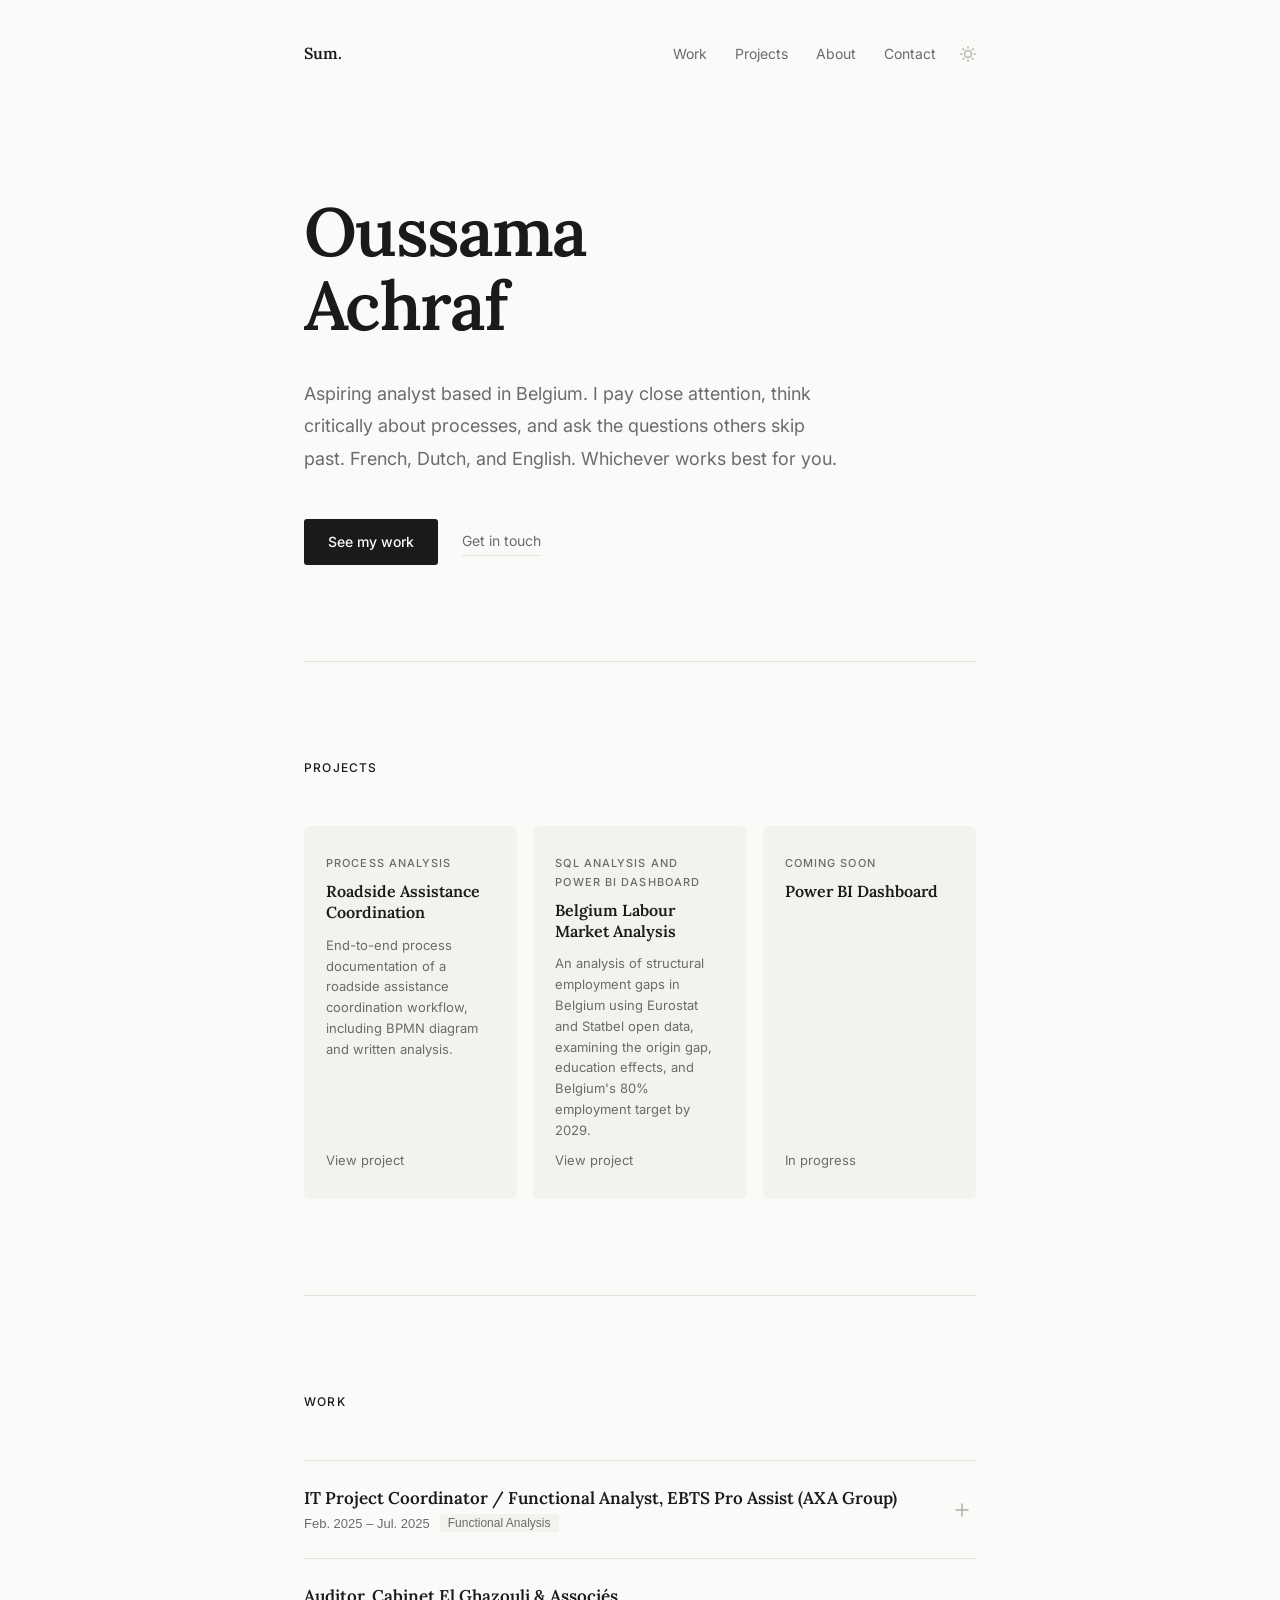
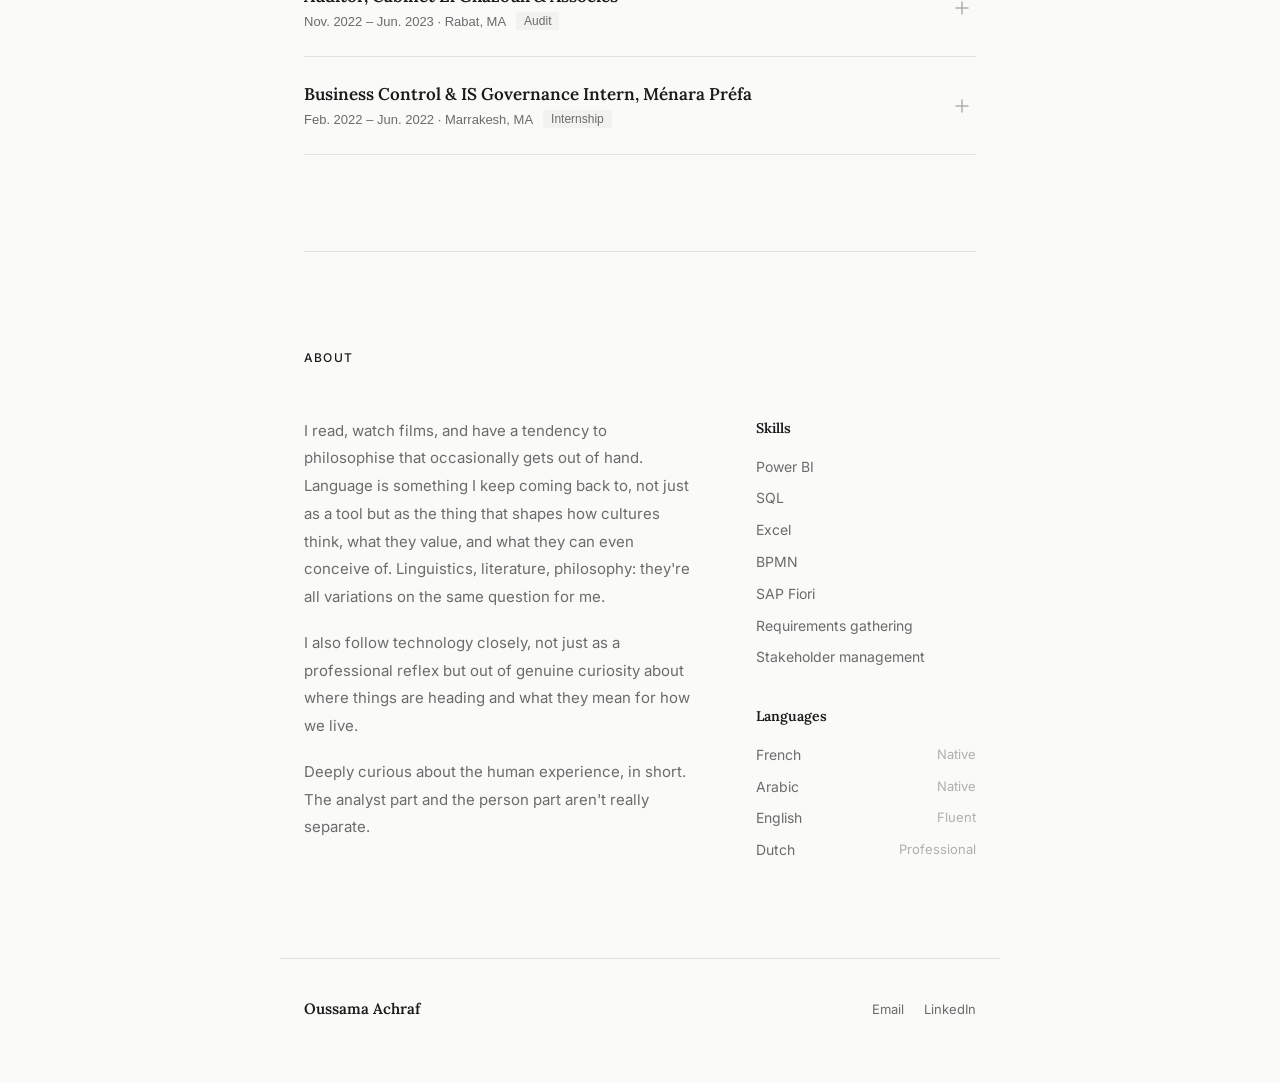
<file: index.html>
<!DOCTYPE html>
<html lang="en">
<head>
  <meta charset="UTF-8">
  <meta name="viewport" content="width=device-width, initial-scale=1.0">
  <title>Oussama Achraf</title>
  <link rel="icon" href="./favicon.svg" type="image/svg+xml">
  <link rel="preconnect" href="https://fonts.googleapis.com">
  <link rel="preconnect" href="https://fonts.gstatic.com" crossorigin>
  <link href="https://fonts.googleapis.com/css2?family=Lora:ital,wght@0,400;0,600;1,400&family=Inter:wght@300;400;500&display=swap" rel="stylesheet">

  <style>
    *, *::before, *::after {
      box-sizing: border-box;
      margin: 0;
      padding: 0;
    }

    :root {
      --bg:       #fafaf8;
      --text:     #1a1a1a;
      --muted:    #6b6b6b;
      --faint:    #b0b0a8;
      --border:   #e2e2dc;
      --surface:  #f2f2ee;
      --serif:    'Lora', Georgia, serif;
      --sans:     'Inter', system-ui, sans-serif;
    }

    body.dark {
      --bg:       #1e1e1e;
      --text:     #e8e8e3;
      --muted:    #8a8a82;
      --faint:    #4e4e49;
      --border:   #2d2d2a;
      --surface:  #252522;
    }

    html {
      font-size: 16px;
      scroll-behavior: smooth;
    }

    body {
      background: var(--bg);
      color: var(--text);
      font-family: var(--sans);
      font-weight: 400;
      line-height: 1.7;
      -webkit-font-smoothing: antialiased;
      transition: background 0.2s ease, color 0.2s ease;
    }

    /* ─── NAV ─────────────────────────────────────────── */

    nav {
      max-width: 720px;
      margin: 0 auto;
      padding: 40px 24px 0;
      display: flex;
      justify-content: space-between;
      align-items: baseline;
    }

    .nav-name {
      font-family: var(--serif);
      font-size: 1rem;
      font-weight: 600;
      color: var(--text);
      text-decoration: none;
    }

    .nav-links {
      list-style: none;
      display: flex;
      gap: 28px;
    }

    .nav-links a {
      font-size: 0.875rem;
      color: var(--muted);
      text-decoration: none;
      transition: color 0.2s;
    }

    .nav-links a:hover { color: var(--text); }

    .nav-right {
      display: flex;
      align-items: center;
      gap: 24px;
    }

    .theme-toggle {
      background: none;
      border: none;
      cursor: pointer;
      color: var(--faint);
      display: grid;
      place-items: center;
      padding: 0;
      transition: color 0.2s;
      line-height: 1;
    }

    .theme-toggle:hover { color: var(--text); }

    .theme-toggle .icon-sun  { display: block; }
    .theme-toggle .icon-moon { display: none; }

    body.dark .theme-toggle .icon-sun  { display: none; }
    body.dark .theme-toggle .icon-moon { display: block; }

    /* ─── LAYOUT ──────────────────────────────────────── */

    main {
      max-width: 720px;
      margin: 0 auto;
      padding: 0 24px;
    }

    section {
      padding: 96px 0;
      border-top: 1px solid var(--border);
    }

    #home {
      border-top: none;
      padding-top: 128px;
    }

    .section-label {
      font-size: 0.75rem;
      font-weight: 500;
      letter-spacing: 0.1em;
      text-transform: uppercase;
      color: var(--text);
      margin-bottom: 48px;
    }

    /* ─── HERO ────────────────────────────────────────── */

    .hero-name {
      font-family: var(--serif);
      font-size: clamp(2.75rem, 7vw, 4.25rem);
      font-weight: 600;
      line-height: 1.08;
      letter-spacing: -0.025em;
      margin-bottom: 36px;
    }

    .hero-bio {
      font-size: 1.125rem;
      line-height: 1.8;
      color: var(--muted);
      max-width: 540px;
    }

    .hero-bio em {
      color: var(--text);
      font-style: italic;
      font-family: var(--serif);
    }

    .hero-cta {
      margin-top: 44px;
      display: flex;
      gap: 24px;
      align-items: center;
    }

    .btn-primary {
      font-size: 0.875rem;
      font-weight: 500;
      color: var(--bg);
      background: var(--text);
      padding: 11px 24px;
      border-radius: 3px;
      text-decoration: none;
      transition: opacity 0.2s;
    }

    .btn-primary:hover { opacity: 0.75; }

    .btn-ghost {
      font-size: 0.875rem;
      color: var(--muted);
      text-decoration: none;
      border-bottom: 1px solid var(--border);
      padding-bottom: 2px;
      transition: color 0.2s, border-color 0.2s;
    }

    .btn-ghost:hover {
      color: var(--text);
      border-color: var(--text);
    }

    /* ─── WORK ────────────────────────────────────────── */

    .work-list { list-style: none; }

    .work-item { border-top: 1px solid var(--border); }

    .work-item:last-child { border-bottom: 1px solid var(--border); }

    .work-toggle {
      width: 100%;
      background: none;
      border: none;
      padding: 26px 0;
      display: grid;
      grid-template-columns: 1fr 28px;
      align-items: center;
      gap: 16px;
      cursor: pointer;
      text-align: left;
    }

    .work-toggle:focus-visible { outline: 2px solid var(--text); outline-offset: 4px; }

    .work-title {
      font-family: var(--serif);
      font-size: 1.0625rem;
      font-weight: 600;
      color: var(--text);
      display: block;
      line-height: 1.3;
      margin-bottom: 5px;
    }

    .work-sub {
      font-size: 0.8125rem;
      color: var(--muted);
      display: flex;
      gap: 10px;
      align-items: center;
    }

    .work-tag {
      background: var(--surface);
      padding: 2px 8px;
      border-radius: 2px;
      font-size: 0.75rem;
      color: var(--muted);
    }

    .work-icon {
      display: grid;
      place-items: center;
      color: var(--faint);
      transition: transform 0.3s ease, color 0.2s;
    }

    .work-item.open .work-icon {
      transform: rotate(45deg);
      color: var(--text);
    }

    .work-body {
      overflow: hidden;
      max-height: 0;
      transition: max-height 0.4s ease;
    }

    .work-body-inner {
      padding-bottom: 32px;
      max-width: 560px;
    }

    .work-body-inner p {
      font-size: 0.9375rem;
      color: var(--muted);
      line-height: 1.8;
      margin-bottom: 18px;
    }

    .work-highlights {
      list-style: none;
      display: flex;
      flex-direction: column;
      gap: 9px;
    }

    .work-highlights li {
      font-size: 0.875rem;
      color: var(--muted);
      padding-left: 18px;
      position: relative;
      line-height: 1.6;
    }

    .work-highlights li::before {
      content: "—";
      position: absolute;
      left: 0;
      color: var(--border);
    }

    /* ─── PROJECTS ────────────────────────────────────── */

    .projects-grid {
      display: grid;
      grid-template-columns: repeat(auto-fill, minmax(200px, 1fr));
      gap: 16px;
    }

    .project-card {
      background: var(--surface);
      border-radius: 6px;
      padding: 28px 22px;
      display: flex;
      flex-direction: column;
      gap: 8px;
      min-height: 150px;
    }

    a.project-card {
      text-decoration: none;
      transition: opacity 0.2s;
    }

    a.project-card:hover { opacity: 0.75; }

    .project-desc {
      font-size: 0.8125rem;
      color: var(--muted);
      line-height: 1.6;
      margin-top: 4px;
    }

    .project-label {
      font-size: 0.6875rem;
      letter-spacing: 0.1em;
      text-transform: uppercase;
      color: var(--muted);
      font-weight: 500;
    }

    .project-title {
      font-family: var(--serif);
      font-size: 1rem;
      color: var(--text);
      font-weight: 600;
      line-height: 1.3;
    }

    .project-status {
      margin-top: auto;
      font-size: 0.8125rem;
      color: var(--muted);
    }

    /* ─── ABOUT ───────────────────────────────────────── */

    .about-grid {
      display: grid;
      grid-template-columns: 1fr 220px;
      gap: 64px;
      align-items: start;
    }

    .about-bio p {
      font-size: 0.9375rem;
      color: var(--muted);
      line-height: 1.85;
      margin-bottom: 18px;
    }

    .about-bio p:last-child { margin-bottom: 0; }

    .about-sidebar-block { margin-bottom: 36px; }

    .about-sidebar-block:last-child { margin-bottom: 0; }

    .sidebar-heading {
      font-family: var(--serif);
      font-size: 0.875rem;
      font-weight: 600;
      color: var(--text);
      margin-bottom: 14px;
    }

    .skill-list, .lang-list {
      list-style: none;
      display: flex;
      flex-direction: column;
      gap: 8px;
    }

    .skill-list li {
      font-size: 0.875rem;
      color: var(--muted);
    }

    .lang-list li {
      font-size: 0.875rem;
      color: var(--muted);
      display: flex;
      justify-content: space-between;
    }

    .lang-list li span {
      color: var(--faint);
      font-size: 0.8125rem;
    }

    /* ─── FOOTER ──────────────────────────────────────── */

    footer {
      max-width: 720px;
      margin: 0 auto;
      padding: 36px 24px 60px;
      border-top: 1px solid var(--border);
      display: flex;
      justify-content: space-between;
      align-items: center;
    }

    .footer-name {
      font-family: var(--serif);
      font-size: 0.9375rem;
      font-weight: 600;
      color: var(--text);
    }

    .footer-links {
      list-style: none;
      display: flex;
      gap: 20px;
    }

    .footer-links a {
      font-size: 0.8125rem;
      color: var(--muted);
      text-decoration: none;
      transition: color 0.2s;
    }

    .footer-links a:hover { color: var(--text); }

    /* ─── RESPONSIVE ──────────────────────────────────── */

    @media (max-width: 640px) {
      nav {
        flex-direction: column;
        gap: 18px;
      }

      #home { padding-top: 80px; }

      .hero-cta {
        flex-direction: column;
        align-items: flex-start;
        gap: 16px;
      }

      .about-grid {
        grid-template-columns: 1fr;
        gap: 40px;
      }

      .projects-grid {
        grid-template-columns: 1fr;
      }

      footer {
        flex-direction: column;
        align-items: flex-start;
        gap: 20px;
      }
    }
  </style>
</head>
<body>

  <nav>
    <a href="#home" class="nav-name">Sum.</a>
    <div class="nav-right">
      <ul class="nav-links">
        <li><a href="#work">Work</a></li>
        <li><a href="#projects">Projects</a></li>
        <li><a href="#about">About</a></li>
        <li><a href="mailto:achraafoussama@gmail.com">Contact</a></li>
      </ul>
      <button class="theme-toggle" aria-label="Toggle theme">
        <svg class="icon-sun" width="16" height="16" viewBox="0 0 24 24" fill="none" stroke="currentColor" stroke-width="2" stroke-linecap="round" stroke-linejoin="round">
          <circle cx="12" cy="12" r="5"/><line x1="12" y1="1" x2="12" y2="3"/><line x1="12" y1="21" x2="12" y2="23"/>
          <line x1="4.22" y1="4.22" x2="5.64" y2="5.64"/><line x1="18.36" y1="18.36" x2="19.78" y2="19.78"/>
          <line x1="1" y1="12" x2="3" y2="12"/><line x1="21" y1="12" x2="23" y2="12"/>
          <line x1="4.22" y1="19.78" x2="5.64" y2="18.36"/><line x1="18.36" y1="5.64" x2="19.78" y2="4.22"/>
        </svg>
        <svg class="icon-moon" width="16" height="16" viewBox="0 0 24 24" fill="none" stroke="currentColor" stroke-width="2" stroke-linecap="round" stroke-linejoin="round">
          <path d="M21 12.79A9 9 0 1 1 11.21 3 7 7 0 0 0 21 12.79z"/>
        </svg>
      </button>
    </div>
  </nav>

  <main>

    <!-- HERO -->
    <section id="home">
      <h1 class="hero-name">Oussama<br>Achraf</h1>
      <p class="hero-bio">Aspiring analyst based in Belgium. I pay close attention, think critically about processes, and ask the questions others skip past. French, Dutch, and English. Whichever works best for you.</p>
      <div class="hero-cta">
        <a href="#work" class="btn-primary">See my work</a>
        <a href="mailto:achraafoussama@gmail.com" class="btn-ghost">Get in touch</a>
      </div>
    </section>

    <!-- PROJECTS -->
    <section id="projects">
      <p class="section-label">Projects</p>
      <div class="projects-grid">
        <a href="process-analysis-ebts.html" class="project-card">
          <span class="project-label">Process Analysis</span>
          <span class="project-title">Roadside Assistance Coordination</span>
          <p class="project-desc">End-to-end process documentation of a roadside assistance coordination workflow, including BPMN diagram and written analysis.</p>
          <span class="project-status">View project</span>
        </a>
        <a href="labour-market-analysis.html" class="project-card">
          <span class="project-label">SQL analysis and Power BI dashboard</span>
          <span class="project-title">Belgium Labour Market Analysis</span>
          <p class="project-desc">An analysis of structural employment gaps in Belgium using Eurostat and Statbel open data, examining the origin gap, education effects, and Belgium's 80% employment target by 2029.</p>
          <span class="project-status">View project</span>
        </a>
        <div class="project-card">
          <span class="project-label">Coming soon</span>
          <span class="project-title">Power BI Dashboard</span>
          <span class="project-status">In progress</span>
        </div>
      </div>
    </section>

    <!-- WORK -->
    <section id="work">
      <p class="section-label">Work</p>
      <ul class="work-list">

        <li class="work-item">
          <button class="work-toggle" aria-expanded="false">
            <div>
              <span class="work-title">IT Project Coordinator / Functional Analyst, EBTS Pro Assist (AXA Group)</span>
              <div class="work-sub">
                <span>Feb. 2025 – Jul. 2025</span>
                <span class="work-tag">Functional Analysis</span>
              </div>
            </div>
            <span class="work-icon" aria-hidden="true">
              <svg width="14" height="14" viewBox="0 0 14 14" fill="none">
                <line x1="7" y1="1" x2="7" y2="13" stroke="currentColor" stroke-width="1.5" stroke-linecap="round"/>
                <line x1="1" y1="7" x2="13" y2="7" stroke="currentColor" stroke-width="1.5" stroke-linecap="round"/>
              </svg>
            </span>
          </button>
          <div class="work-body">
            <div class="work-body-inner">
              <ul class="work-highlights">
                <li>Temporarily assigned to lead a reporting transition project for a key enterprise client (Goodyear), driving the migration from Excel-based reporting to Power BI dashboards.</li>
                <li>Gathered and structured business requirements across stakeholder groups, assessed feasibility, and translated client needs into actionable specifications for the development team.</li>
                <li>Proposed dashboard designs and KPIs based on firsthand operational knowledge of breakdown assistance workflows; proposals were validated and implemented.</li>
                <li>Coordinated ad hoc and recurring stakeholder meetings, ensuring alignment between business expectations and technical delivery throughout the project lifecycle.</li>
              </ul>
            </div>
          </div>
        </li>

        <li class="work-item">
          <button class="work-toggle" aria-expanded="false">
            <div>
              <span class="work-title">Auditor, Cabinet El Ghazouli &amp; Associés</span>
              <div class="work-sub">
                <span>Nov. 2022 – Jun. 2023 · Rabat, MA</span>
                <span class="work-tag">Audit</span>
              </div>
            </div>
            <span class="work-icon" aria-hidden="true">
              <svg width="14" height="14" viewBox="0 0 14 14" fill="none">
                <line x1="7" y1="1" x2="7" y2="13" stroke="currentColor" stroke-width="1.5" stroke-linecap="round"/>
                <line x1="1" y1="7" x2="13" y2="7" stroke="currentColor" stroke-width="1.5" stroke-linecap="round"/>
              </svg>
            </span>
          </button>
          <div class="work-body">
            <div class="work-body-inner">
              <ul class="work-highlights">
                <li>Conducted financial and operational audits for clients across construction, industry, and non-profit sectors.</li>
                <li>Used Excel pivot tables and financial analysis techniques to evaluate financial statements and assess compliance with internal procedures, developing a structured analytical approach to process documentation and gap identification.</li>
              </ul>
            </div>
          </div>
        </li>

        <li class="work-item">
          <button class="work-toggle" aria-expanded="false">
            <div>
              <span class="work-title">Business Control &amp; IS Governance Intern, Ménara Préfa</span>
              <div class="work-sub">
                <span>Feb. 2022 – Jun. 2022 · Marrakesh, MA</span>
                <span class="work-tag">Internship</span>
              </div>
            </div>
            <span class="work-icon" aria-hidden="true">
              <svg width="14" height="14" viewBox="0 0 14 14" fill="none">
                <line x1="7" y1="1" x2="7" y2="13" stroke="currentColor" stroke-width="1.5" stroke-linecap="round"/>
                <line x1="1" y1="7" x2="13" y2="7" stroke="currentColor" stroke-width="1.5" stroke-linecap="round"/>
              </svg>
            </span>
          </button>
          <div class="work-body">
            <div class="work-body-inner">
              <ul class="work-highlights">
                <li>Conducted an exploratory study on IS governance and its contribution to management control performance, evaluating strategic alignment between information systems and business objectives through qualitative interviews with senior staff.</li>
              </ul>
            </div>
          </div>
        </li>

      </ul>
    </section>

    <!-- ABOUT -->
    <section id="about">
      <p class="section-label">About</p>
      <div class="about-grid">

        <div class="about-bio">
          <p>I read, watch films, and have a tendency to philosophise that occasionally gets out of hand. Language is something I keep coming back to, not just as a tool but as the thing that shapes how cultures think, what they value, and what they can even conceive of. Linguistics, literature, philosophy: they're all variations on the same question for me.</p>
          <p>I also follow technology closely, not just as a professional reflex but out of genuine curiosity about where things are heading and what they mean for how we live.</p>
          <p>Deeply curious about the human experience, in short. The analyst part and the person part aren't really separate.</p>
        </div>

        <div class="about-sidebar">
          <div class="about-sidebar-block">
            <p class="sidebar-heading">Skills</p>
            <ul class="skill-list">
              <li>Power BI</li>
              <li>SQL</li>
              <li>Excel</li>
              <li>BPMN</li>
              <li>SAP Fiori</li>
              <li>Requirements gathering</li>
              <li>Stakeholder management</li>
            </ul>
          </div>
          <div class="about-sidebar-block">
            <p class="sidebar-heading">Languages</p>
            <ul class="lang-list">
              <li>French <span>Native</span></li>
              <li>Arabic <span>Native</span></li>
              <li>English <span>Fluent</span></li>
              <li>Dutch <span>Professional</span></li>
            </ul>
          </div>
        </div>

      </div>
    </section>

  </main>

  <footer>
    <span class="footer-name">Oussama Achraf</span>
    <ul class="footer-links">
      <li><a href="mailto:achraafoussama@gmail.com">Email</a></li>
      <li><a href="https://www.linkedin.com/in/oussama-achraf/" target="_blank" rel="noopener noreferrer">LinkedIn</a></li>
    </ul>
  </footer>

  <script>
    // ── Theme toggle ──────────────────────────────────────
    const body = document.body;
    const themeBtn = document.querySelector('.theme-toggle');

    if (localStorage.getItem('theme') === 'dark') {
      body.classList.add('dark');
    }

    themeBtn.addEventListener('click', () => {
      body.classList.toggle('dark');
      localStorage.setItem('theme', body.classList.contains('dark') ? 'dark' : 'light');
    });

    // ── Work accordion ────────────────────────────────────
    const items = document.querySelectorAll('.work-item');

    items.forEach(item => {
      const btn = item.querySelector('.work-toggle');
      const body = item.querySelector('.work-body');
      const inner = item.querySelector('.work-body-inner');

      btn.addEventListener('click', () => {
        const isOpen = item.classList.contains('open');

        // close all
        items.forEach(i => {
          i.classList.remove('open');
          i.querySelector('.work-toggle').setAttribute('aria-expanded', 'false');
          i.querySelector('.work-body').style.maxHeight = '0';
        });

        // open clicked if it was closed
        if (!isOpen) {
          item.classList.add('open');
          btn.setAttribute('aria-expanded', 'true');
          body.style.maxHeight = inner.offsetHeight + 'px';
        }
      });
    });
  </script>

</body>
</html>
</file>
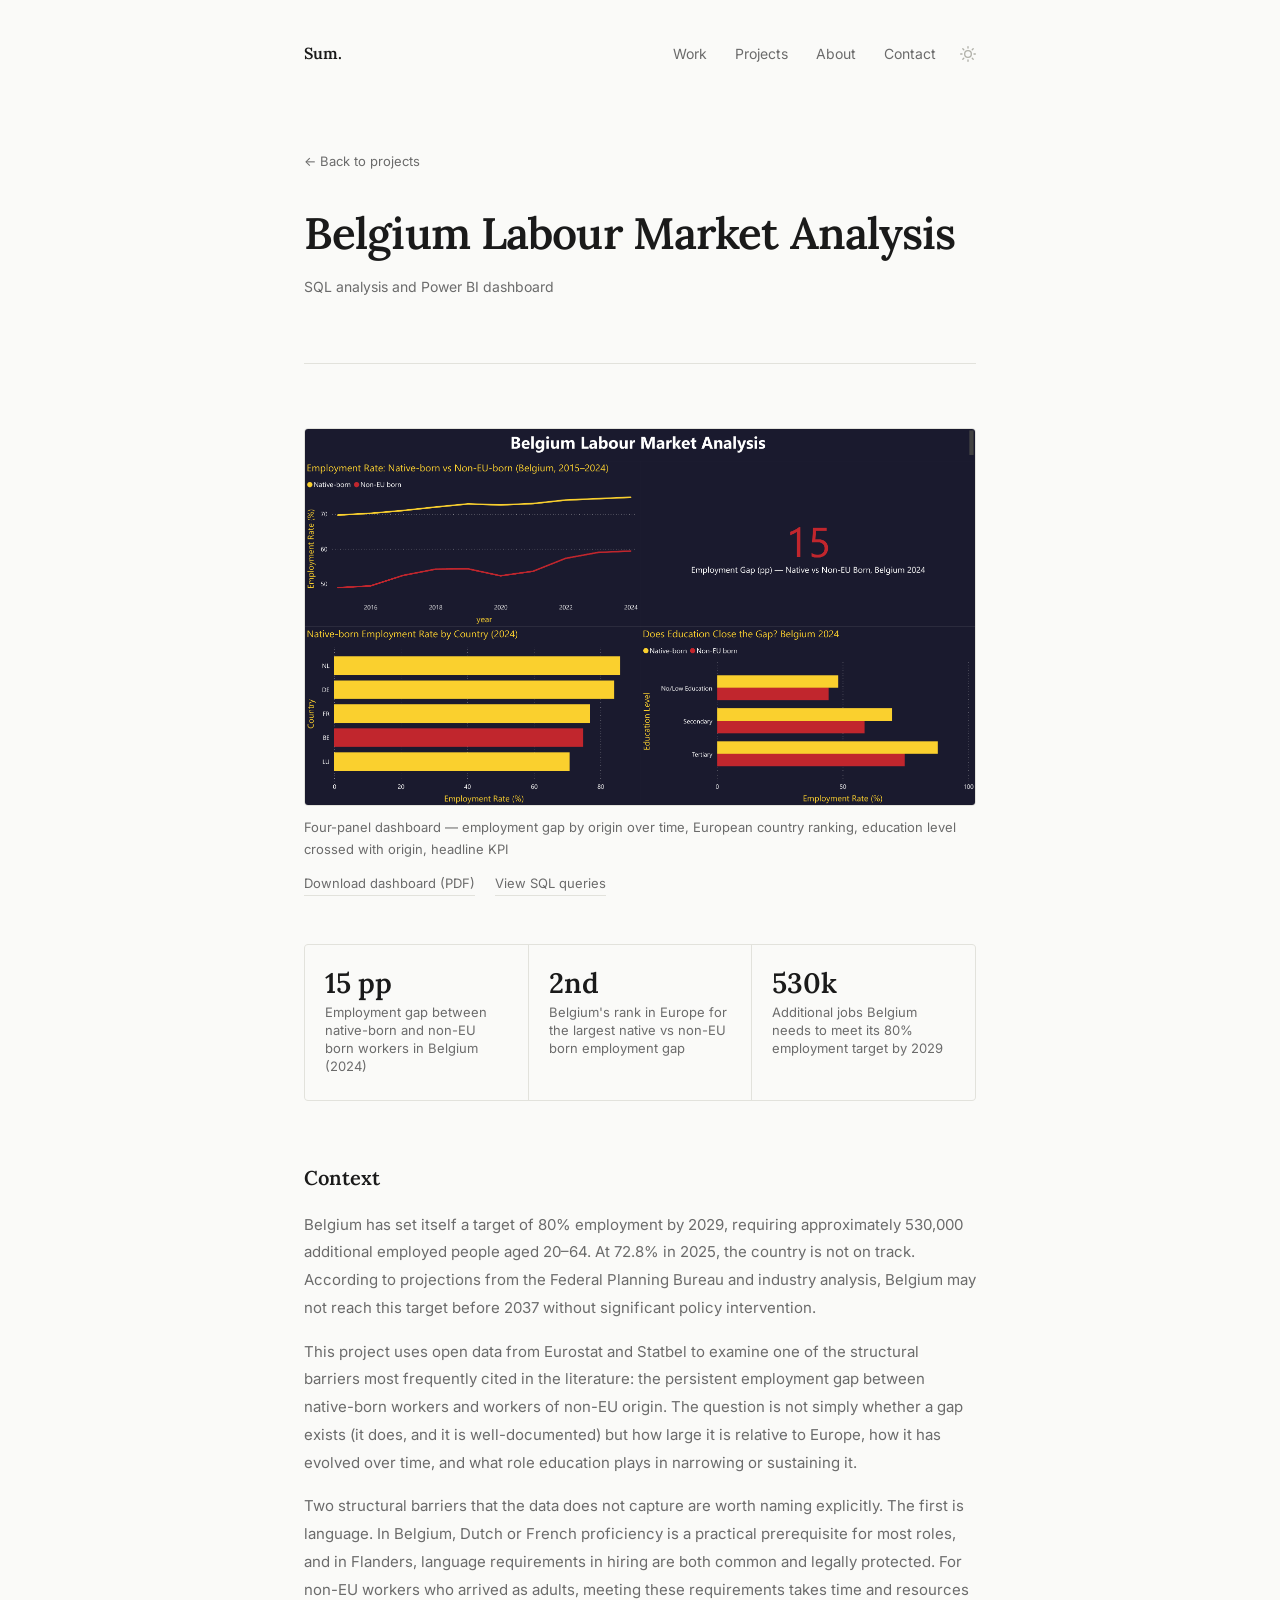
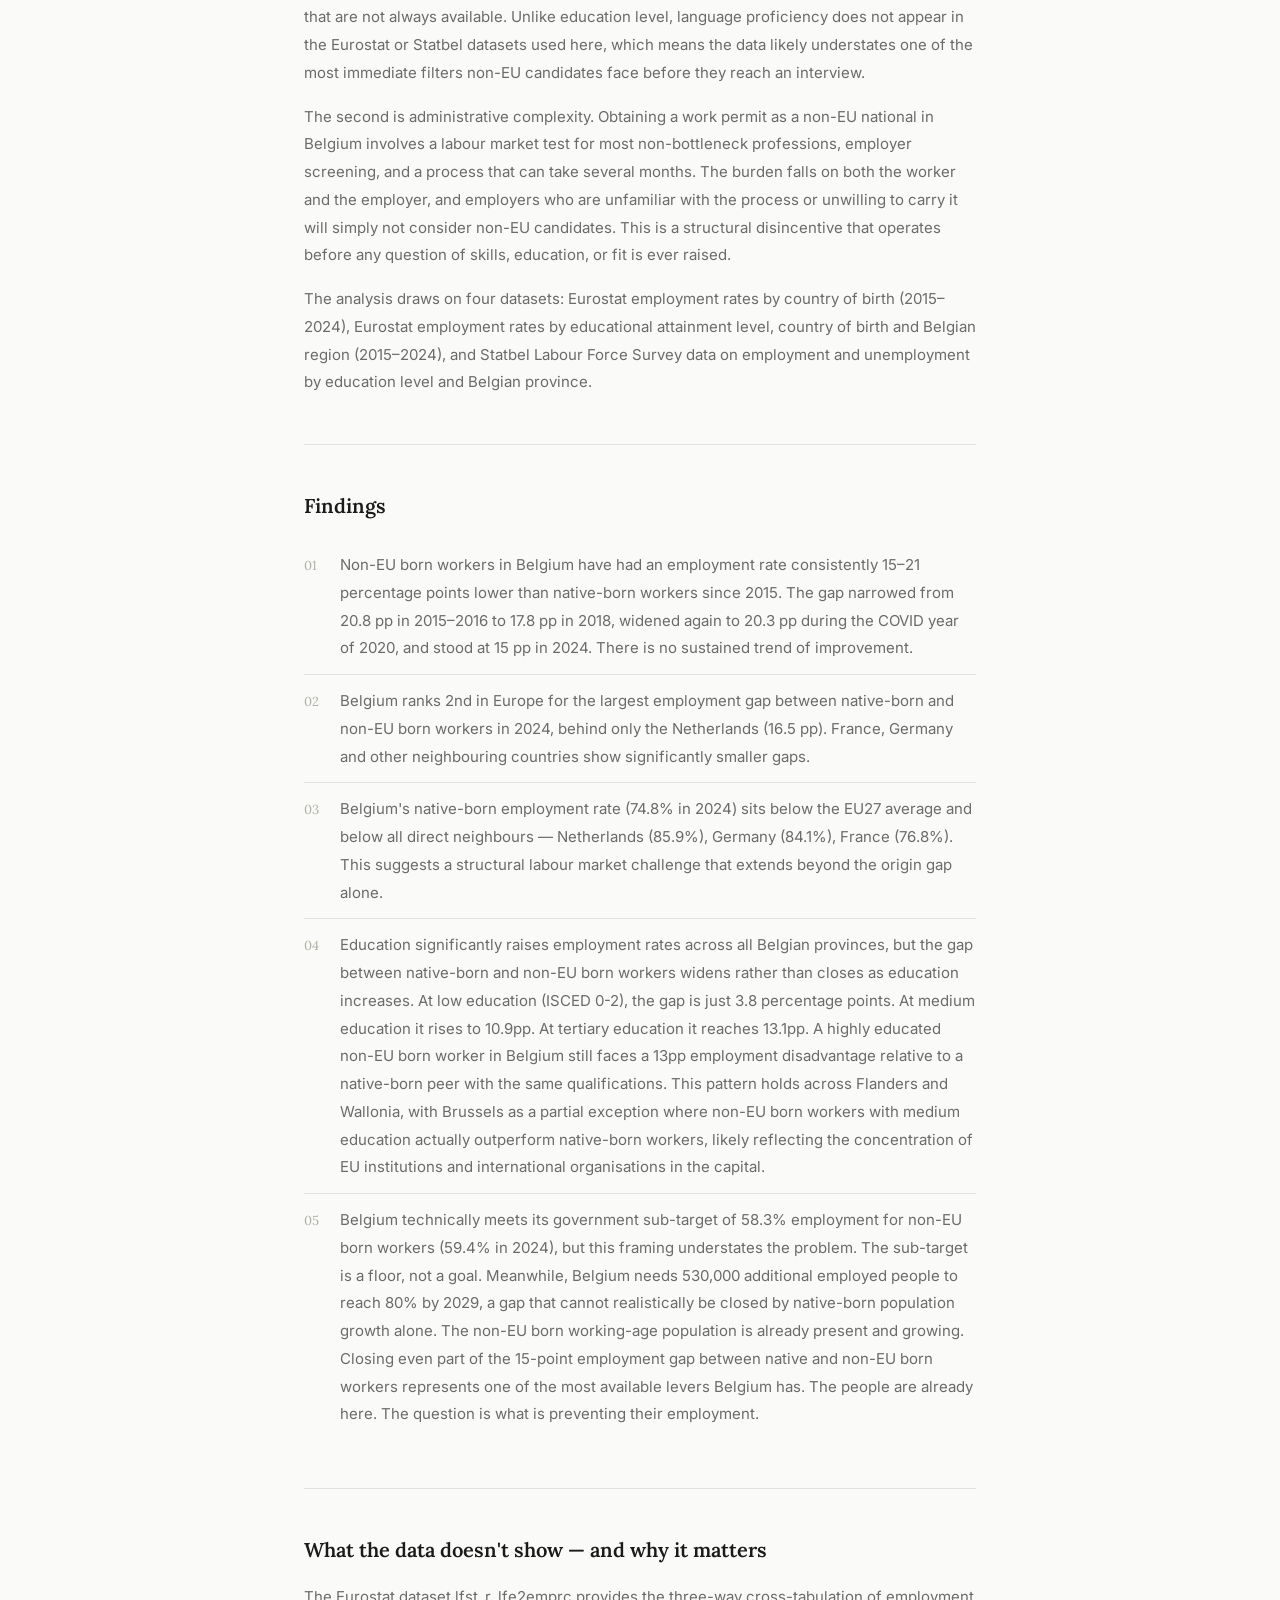
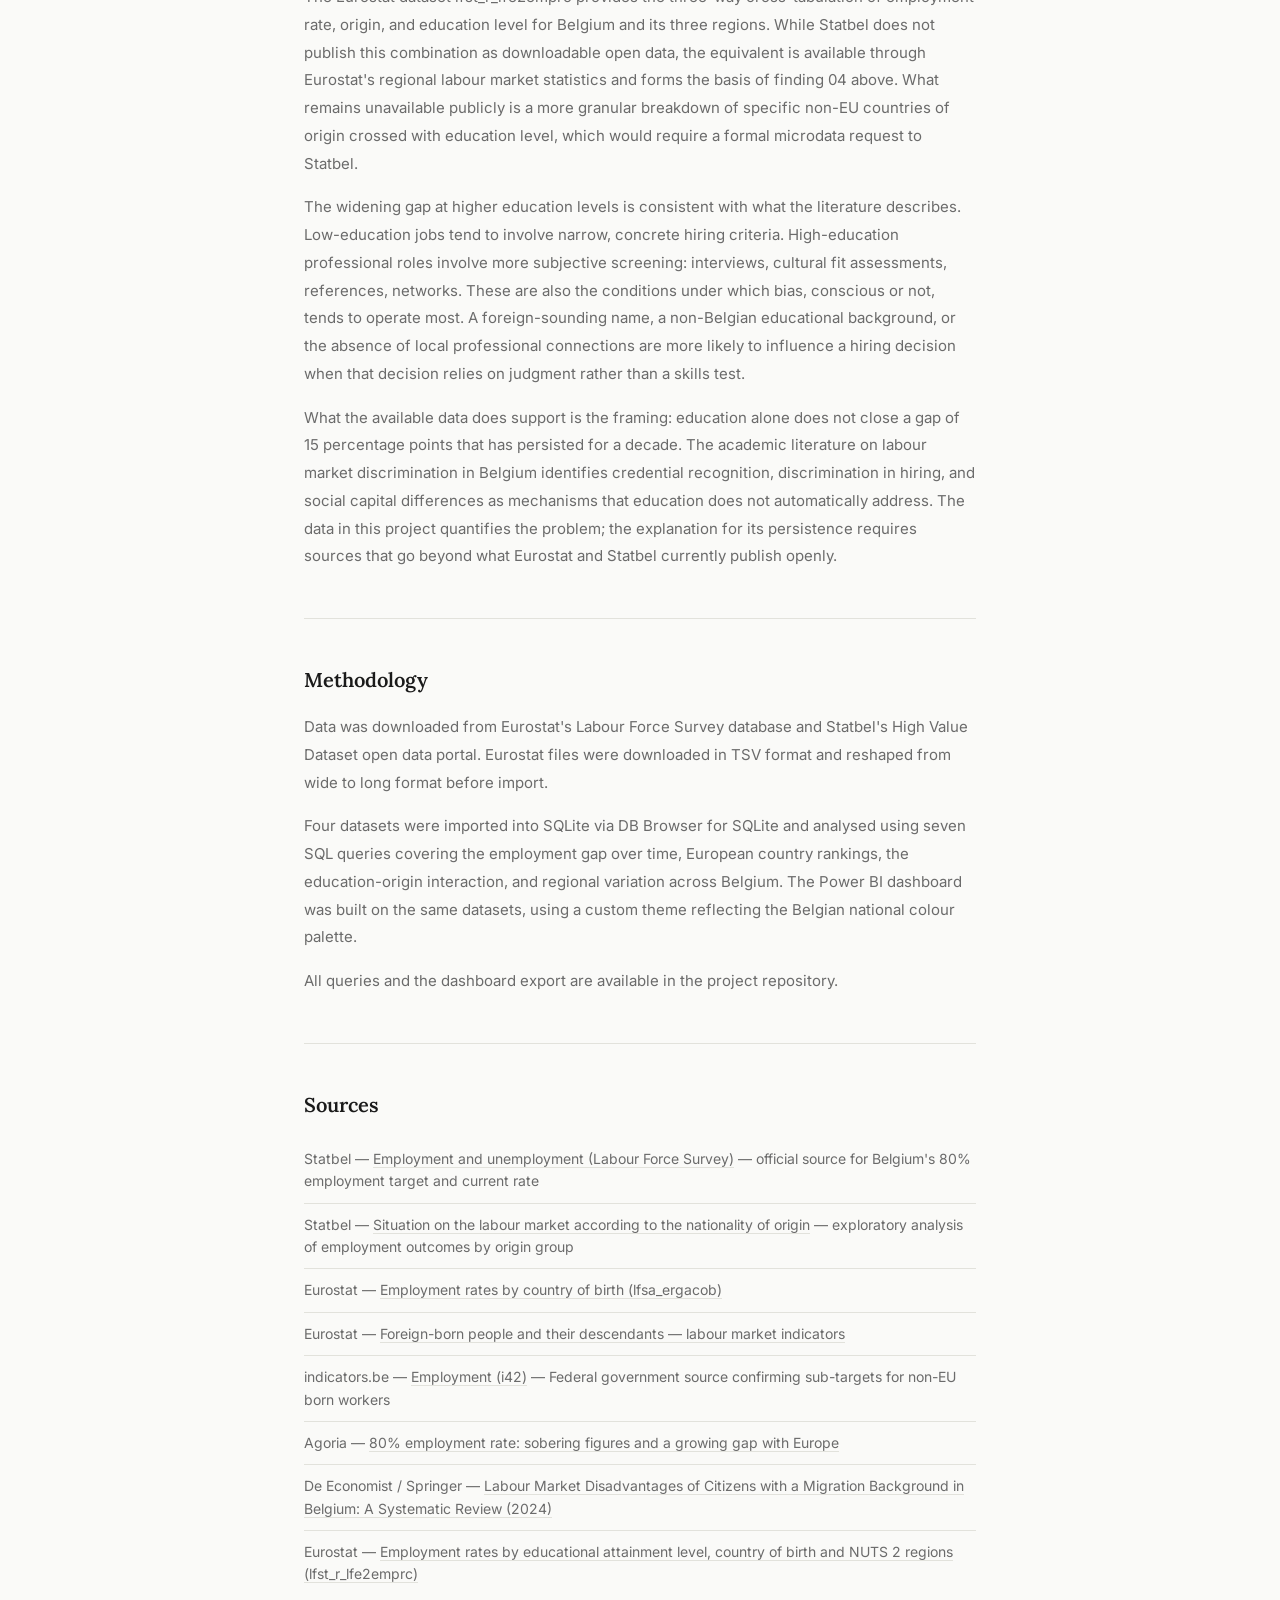
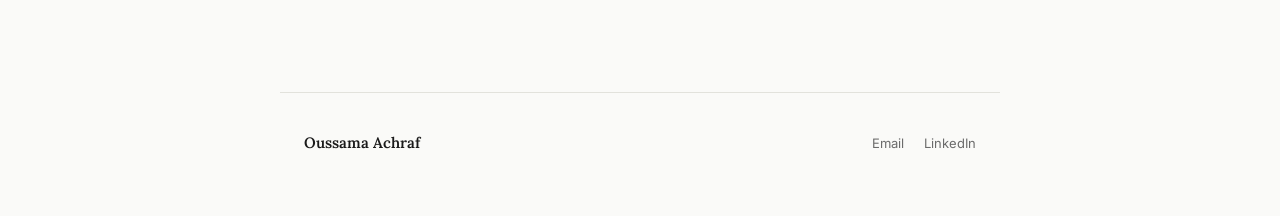
<file: labour-market-analysis.html>
<!DOCTYPE html>
<html lang="en">
<head>
<meta charset="UTF-8">
<meta name="viewport" content="width=device-width, initial-scale=1.0">
<title>Belgium Labour Market Analysis — Oussama Achraf</title>
<link rel="icon" href="./favicon.svg" type="image/svg+xml">
<link rel="preconnect" href="https://fonts.googleapis.com">
<link rel="preconnect" href="https://fonts.gstatic.com" crossorigin>
<link href="https://fonts.googleapis.com/css2?family=Lora:ital,wght@0,400;0,600;1,400&family=Inter:wght@300;400;500&display=swap" rel="stylesheet">
<style>
*, *::before, *::after {
  box-sizing: border-box;
  margin: 0;
  padding: 0;
}

:root {
  --bg: #fafaf8;
  --text: #1a1a1a;
  --muted: #6b6b6b;
  --faint: #b0b0a8;
  --border: #e2e2dc;
  --surface: #f2f2ee;
  --serif: 'Lora', Georgia, serif;
  --sans: 'Inter', system-ui, sans-serif;
}

body.dark {
  --bg: #1e1e1e;
  --text: #e8e8e3;
  --muted: #8a8a82;
  --faint: #4e4e49;
  --border: #2d2d2a;
  --surface: #252522;
}

html {
  font-size: 16px;
  scroll-behavior: smooth;
}

body {
  background: var(--bg);
  color: var(--text);
  font-family: var(--sans);
  font-weight: 400;
  line-height: 1.7;
  -webkit-font-smoothing: antialiased;
  transition: background 0.2s ease, color 0.2s ease;
}

/* ─── NAV ─────────────────────────────────────────── */
nav {
  max-width: 720px;
  margin: 0 auto;
  padding: 40px 24px 0;
  display: flex;
  justify-content: space-between;
  align-items: baseline;
}

.nav-name {
  font-family: var(--serif);
  font-size: 1rem;
  font-weight: 600;
  color: var(--text);
  text-decoration: none;
}

.nav-right {
  display: flex;
  align-items: center;
  gap: 24px;
}

.nav-links {
  list-style: none;
  display: flex;
  gap: 28px;
}

.nav-links a {
  font-size: 0.875rem;
  color: var(--muted);
  text-decoration: none;
  transition: color 0.2s;
}

.nav-links a:hover { color: var(--text); }

.theme-toggle {
  background: none;
  border: none;
  cursor: pointer;
  color: var(--faint);
  display: grid;
  place-items: center;
  padding: 0;
  transition: color 0.2s;
  line-height: 1;
}

.theme-toggle:hover { color: var(--text); }
.theme-toggle .icon-sun { display: block; }
.theme-toggle .icon-moon { display: none; }
body.dark .theme-toggle .icon-sun { display: none; }
body.dark .theme-toggle .icon-moon { display: block; }

/* ─── MAIN ────────────────────────────────────────── */
main {
  max-width: 720px;
  margin: 0 auto;
  padding: 0 24px;
}

/* ─── PAGE HEADER ─────────────────────────────────── */
.page-header {
  padding-top: 80px;
  padding-bottom: 64px;
  border-bottom: 1px solid var(--border);
}

.back-link {
  display: inline-block;
  font-size: 0.8125rem;
  color: var(--muted);
  text-decoration: none;
  margin-bottom: 36px;
  transition: color 0.2s;
}

.back-link:hover { color: var(--text); }
.back-link::before { content: "← "; }

.page-title {
  font-family: var(--serif);
  font-size: clamp(1.75rem, 5vw, 2.75rem);
  font-weight: 600;
  line-height: 1.15;
  letter-spacing: -0.02em;
  margin-bottom: 16px;
}

.page-meta {
  font-size: 0.875rem;
  color: var(--muted);
}

/* ─── DASHBOARD ───────────────────────────────────── */
.dashboard-section {
  padding: 64px 0 0;
}

.dashboard-embed {
  width: 100%;
  border: 1px solid var(--border);
  border-radius: 4px;
  display: block;
}

.dashboard-caption {
  font-size: 0.8125rem;
  color: var(--muted);
  margin-top: 10px;
}

.dashboard-actions {
  margin-top: 12px;
  display: flex;
  gap: 20px;
}

.download-link {
  font-size: 0.8125rem;
  color: var(--muted);
  text-decoration: none;
  border-bottom: 1px solid var(--border);
  padding-bottom: 1px;
  transition: color 0.2s, border-color 0.2s;
}

.download-link:hover {
  color: var(--text);
  border-color: var(--text);
}

/* ─── STAT STRIP ──────────────────────────────────── */
.stat-strip {
  display: grid;
  grid-template-columns: repeat(3, 1fr);
  gap: 1px;
  background: var(--border);
  border: 1px solid var(--border);
  border-radius: 4px;
  margin-top: 48px;
  overflow: hidden;
}

.stat-item {
  background: var(--bg);
  padding: 24px 20px;
}

.stat-value {
  font-family: var(--serif);
  font-size: 1.75rem;
  font-weight: 600;
  color: var(--text);
  line-height: 1;
  margin-bottom: 6px;
}

.stat-label {
  font-size: 0.8125rem;
  color: var(--muted);
  line-height: 1.4;
}

/* ─── ANALYSIS ────────────────────────────────────── */
.analysis {
  padding: 64px 0 96px;
}

.analysis-section {
  padding: 48px 0 0;
  border-top: 1px solid var(--border);
  margin-top: 48px;
}

.analysis-section:first-child {
  margin-top: 0;
  border-top: none;
  padding-top: 0;
}

.analysis-h2 {
  font-family: var(--serif);
  font-size: 1.25rem;
  font-weight: 600;
  color: var(--text);
  line-height: 1.3;
  margin-bottom: 20px;
}

.analysis-h3 {
  font-family: var(--serif);
  font-size: 1rem;
  font-weight: 600;
  color: var(--text);
  line-height: 1.4;
  margin-bottom: 12px;
  margin-top: 36px;
}

.analysis-h3:first-of-type { margin-top: 24px; }

.analysis p {
  font-size: 0.9375rem;
  color: var(--muted);
  line-height: 1.85;
  margin-bottom: 0;
}

.analysis p + p { margin-top: 16px; }

/* ─── FINDINGS LIST ───────────────────────────────── */
.findings-list {
  list-style: none;
  margin-top: 20px;
}

.findings-list li {
  font-size: 0.9375rem;
  color: var(--muted);
  line-height: 1.85;
  padding: 12px 0;
  border-bottom: 1px solid var(--border);
  display: flex;
  gap: 16px;
  align-items: baseline;
}

.findings-list li:last-child { border-bottom: none; }

.finding-number {
  font-family: var(--serif);
  font-size: 0.8125rem;
  color: var(--faint);
  flex-shrink: 0;
  width: 20px;
}

/* ─── SOURCE LIST ─────────────────────────────────── */
.source-list {
  list-style: none;
  margin-top: 20px;
}

.source-list li {
  font-size: 0.875rem;
  color: var(--muted);
  padding: 10px 0;
  border-bottom: 1px solid var(--border);
  line-height: 1.6;
}

.source-list li:last-child { border-bottom: none; }

.source-list a {
  color: var(--muted);
  text-decoration: none;
  border-bottom: 1px solid var(--border);
  transition: color 0.2s, border-color 0.2s;
}

.source-list a:hover {
  color: var(--text);
  border-color: var(--text);
}

/* ─── FOOTER ──────────────────────────────────────── */
footer {
  max-width: 720px;
  margin: 0 auto;
  padding: 36px 24px 60px;
  border-top: 1px solid var(--border);
  display: flex;
  justify-content: space-between;
  align-items: center;
}

.footer-name {
  font-family: var(--serif);
  font-size: 0.9375rem;
  font-weight: 600;
  color: var(--text);
}

.footer-links {
  list-style: none;
  display: flex;
  gap: 20px;
}

.footer-links a {
  font-size: 0.8125rem;
  color: var(--muted);
  text-decoration: none;
  transition: color 0.2s;
}

.footer-links a:hover { color: var(--text); }

/* ─── RESPONSIVE ──────────────────────────────────── */
@media (max-width: 640px) {
  nav { flex-direction: column; gap: 18px; }
  footer { flex-direction: column; align-items: flex-start; gap: 20px; }
  .stat-strip { grid-template-columns: 1fr; }
}
</style>
</head>
<body>

<nav>
  <a href="index.html" class="nav-name">Sum.</a>
  <div class="nav-right">
    <ul class="nav-links">
      <li><a href="index.html#work">Work</a></li>
      <li><a href="index.html#projects">Projects</a></li>
      <li><a href="index.html#about">About</a></li>
      <li><a href="mailto:achraafoussama@gmail.com">Contact</a></li>
    </ul>
    <button class="theme-toggle" aria-label="Toggle theme">
      <svg class="icon-sun" width="16" height="16" viewBox="0 0 24 24" fill="none" stroke="currentColor" stroke-width="2" stroke-linecap="round" stroke-linejoin="round">
        <circle cx="12" cy="12" r="5"/><line x1="12" y1="1" x2="12" y2="3"/><line x1="12" y1="21" x2="12" y2="23"/>
        <line x1="4.22" y1="4.22" x2="5.64" y2="5.64"/><line x1="18.36" y1="18.36" x2="19.78" y2="19.78"/>
        <line x1="1" y1="12" x2="3" y2="12"/><line x1="21" y1="12" x2="23" y2="12"/>
        <line x1="4.22" y1="19.78" x2="5.64" y2="18.36"/><line x1="18.36" y1="5.64" x2="19.78" y2="4.22"/>
      </svg>
      <svg class="icon-moon" width="16" height="16" viewBox="0 0 24 24" fill="none" stroke="currentColor" stroke-width="2" stroke-linecap="round" stroke-linejoin="round">
        <path d="M21 12.79A9 9 0 1 1 11.21 3 7 7 0 0 0 21 12.79z"/>
      </svg>
    </button>
  </div>
</nav>

<main>
  <header class="page-header">
    <a href="index.html" class="back-link">Back to projects</a>
    <h1 class="page-title">Belgium Labour Market Analysis</h1>
    <p class="page-meta">SQL analysis and Power BI dashboard</p>
  </header>

  <section class="dashboard-section">
    <a href="assets/images/belgium_labour_market_dashboard.png" target="_blank" rel="noopener"><img src="assets/images/belgium_labour_market_dashboard.png" alt="Power BI dashboard showing Belgium labour market analysis" class="dashboard-embed"></a>
    <p class="dashboard-caption">Four-panel dashboard — employment gap by origin over time, European country ranking, education level crossed with origin, headline KPI</p>
    <div class="dashboard-actions">
      <a href="assets/documents/belgium_labour_market.pdf" download class="download-link">Download dashboard (PDF)</a>
      <a href="https://github.com/sumachraf/belgium-labour-market-analysis/blob/main/belgium_labour_market_queries.sql" target="_blank" rel="noopener" class="download-link">View SQL queries</a>
    </div>

    <div class="stat-strip">
      <div class="stat-item">
        <div class="stat-value">15 pp</div>
        <div class="stat-label">Employment gap between native-born and non-EU born workers in Belgium (2024)</div>
      </div>
      <div class="stat-item">
        <div class="stat-value">2nd</div>
        <div class="stat-label">Belgium's rank in Europe for the largest native vs non-EU born employment gap</div>
      </div>
      <div class="stat-item">
        <div class="stat-value">530k</div>
        <div class="stat-label">Additional jobs Belgium needs to meet its 80% employment target by 2029</div>
      </div>
    </div>
  </section>

  <article class="analysis">
    <div class="analysis-section">
      <h2 class="analysis-h2">Context</h2>
      <p>Belgium has set itself a target of 80% employment by 2029, requiring approximately 530,000 additional employed people aged 20–64. At 72.8% in 2025, the country is not on track. According to projections from the Federal Planning Bureau and industry analysis, Belgium may not reach this target before 2037 without significant policy intervention.</p>
      <p>This project uses open data from Eurostat and Statbel to examine one of the structural barriers most frequently cited in the literature: the persistent employment gap between native-born workers and workers of non-EU origin. The question is not simply whether a gap exists (it does, and it is well-documented) but how large it is relative to Europe, how it has evolved over time, and what role education plays in narrowing or sustaining it.</p>
      <p>Two structural barriers that the data does not capture are worth naming explicitly. The first is language. In Belgium, Dutch or French proficiency is a practical prerequisite for most roles, and in Flanders, language requirements in hiring are both common and legally protected. For non-EU workers who arrived as adults, meeting these requirements takes time and resources that are not always available. Unlike education level, language proficiency does not appear in the Eurostat or Statbel datasets used here, which means the data likely understates one of the most immediate filters non-EU candidates face before they reach an interview.</p>
      <p>The second is administrative complexity. Obtaining a work permit as a non-EU national in Belgium involves a labour market test for most non-bottleneck professions, employer screening, and a process that can take several months. The burden falls on both the worker and the employer, and employers who are unfamiliar with the process or unwilling to carry it will simply not consider non-EU candidates. This is a structural disincentive that operates before any question of skills, education, or fit is ever raised.</p>
      <p>The analysis draws on four datasets: Eurostat employment rates by country of birth (2015–2024), Eurostat employment rates by educational attainment level, country of birth and Belgian region (2015–2024), and Statbel Labour Force Survey data on employment and unemployment by education level and Belgian province.</p>
    </div>

    <div class="analysis-section">
      <h2 class="analysis-h2">Findings</h2>
      <ul class="findings-list">
        <li>
          <span class="finding-number">01</span>
          <span>Non-EU born workers in Belgium have had an employment rate consistently 15–21 percentage points lower than native-born workers since 2015. The gap narrowed from 20.8 pp in 2015–2016 to 17.8 pp in 2018, widened again to 20.3 pp during the COVID year of 2020, and stood at 15 pp in 2024. There is no sustained trend of improvement.</span>
        </li>
        <li>
          <span class="finding-number">02</span>
          <span>Belgium ranks 2nd in Europe for the largest employment gap between native-born and non-EU born workers in 2024, behind only the Netherlands (16.5 pp). France, Germany and other neighbouring countries show significantly smaller gaps.</span>
        </li>
        <li>
          <span class="finding-number">03</span>
          <span>Belgium's native-born employment rate (74.8% in 2024) sits below the EU27 average and below all direct neighbours — Netherlands (85.9%), Germany (84.1%), France (76.8%). This suggests a structural labour market challenge that extends beyond the origin gap alone.</span>
        </li>
        <li>
          <span class="finding-number">04</span>
          <span>Education significantly raises employment rates across all Belgian provinces, but the gap between native-born and non-EU born workers widens rather than closes as education increases. At low education (ISCED 0-2), the gap is just 3.8 percentage points. At medium education it rises to 10.9pp. At tertiary education it reaches 13.1pp. A highly educated non-EU born worker in Belgium still faces a 13pp employment disadvantage relative to a native-born peer with the same qualifications. This pattern holds across Flanders and Wallonia, with Brussels as a partial exception where non-EU born workers with medium education actually outperform native-born workers, likely reflecting the concentration of EU institutions and international organisations in the capital.</span>
        </li>
        <li>
          <span class="finding-number">05</span>
          <span>Belgium technically meets its government sub-target of 58.3% employment for non-EU born workers (59.4% in 2024), but this framing understates the problem. The sub-target is a floor, not a goal. Meanwhile, Belgium needs 530,000 additional employed people to reach 80% by 2029, a gap that cannot realistically be closed by native-born population growth alone. The non-EU born working-age population is already present and growing. Closing even part of the 15-point employment gap between native and non-EU born workers represents one of the most available levers Belgium has. The people are already here. The question is what is preventing their employment.</span>
        </li>
      </ul>
    </div>

    <div class="analysis-section">
      <h2 class="analysis-h2">What the data doesn't show — and why it matters</h2>
      <p>The Eurostat dataset lfst_r_lfe2emprc provides the three-way cross-tabulation of employment rate, origin, and education level for Belgium and its three regions. While Statbel does not publish this combination as downloadable open data, the equivalent is available through Eurostat's regional labour market statistics and forms the basis of finding 04 above. What remains unavailable publicly is a more granular breakdown of specific non-EU countries of origin crossed with education level, which would require a formal microdata request to Statbel.</p>
      <p>The widening gap at higher education levels is consistent with what the literature describes. Low-education jobs tend to involve narrow, concrete hiring criteria. High-education professional roles involve more subjective screening: interviews, cultural fit assessments, references, networks. These are also the conditions under which bias, conscious or not, tends to operate most. A foreign-sounding name, a non-Belgian educational background, or the absence of local professional connections are more likely to influence a hiring decision when that decision relies on judgment rather than a skills test.</p>
      <p>What the available data does support is the framing: education alone does not close a gap of 15 percentage points that has persisted for a decade. The academic literature on labour market discrimination in Belgium identifies credential recognition, discrimination in hiring, and social capital differences as mechanisms that education does not automatically address. The data in this project quantifies the problem; the explanation for its persistence requires sources that go beyond what Eurostat and Statbel currently publish openly.</p>
    </div>

    <div class="analysis-section">
      <h2 class="analysis-h2">Methodology</h2>
      <p>Data was downloaded from Eurostat's Labour Force Survey database and Statbel's High Value Dataset open data portal. Eurostat files were downloaded in TSV format and reshaped from wide to long format before import.</p>
      <p>Four datasets were imported into SQLite via DB Browser for SQLite and analysed using seven SQL queries covering the employment gap over time, European country rankings, the education-origin interaction, and regional variation across Belgium. The Power BI dashboard was built on the same datasets, using a custom theme reflecting the Belgian national colour palette.</p>
      <p>All queries and the dashboard export are available in the project repository.</p>
    </div>

    <div class="analysis-section">
      <h2 class="analysis-h2">Sources</h2>
      <ul class="source-list">
        <li>Statbel — <a href="https://statbel.fgov.be/en/themes/work-training/labour-market/employment-and-unemployment" target="_blank" rel="noopener">Employment and unemployment (Labour Force Survey)</a> — official source for Belgium's 80% employment target and current rate</li>
        <li>Statbel — <a href="https://statbel.fgov.be/en/news/situation-labour-market-according-nationality-origin" target="_blank" rel="noopener">Situation on the labour market according to the nationality of origin</a> — exploratory analysis of employment outcomes by origin group</li>
        <li>Eurostat — <a href="https://ec.europa.eu/eurostat/databrowser/view/LFSA_ERGACOB/default/table" target="_blank" rel="noopener">Employment rates by country of birth (lfsa_ergacob)</a></li>
        <li>Eurostat — <a href="https://ec.europa.eu/eurostat/statistics-explained/index.php?title=Foreign-born_people_and_their_descendants_-_labour_market_indicators" target="_blank" rel="noopener">Foreign-born people and their descendants — labour market indicators</a></li>
        <li>indicators.be — <a href="https://indicators.be/en/i/G08_EMP/Employment_(i42)" target="_blank" rel="noopener">Employment (i42)</a> — Federal government source confirming sub-targets for non-EU born workers</li>
        <li>Agoria — <a href="https://www.agoria.be/en/services/expertise/talent/be-the-change/80-employment-rate-sobering-figures-and-a-growing-gap-with-europe" target="_blank" rel="noopener">80% employment rate: sobering figures and a growing gap with Europe</a></li>
        <li>De Economist / Springer — <a href="https://link.springer.com/article/10.1007/s10645-024-09443-5" target="_blank" rel="noopener">Labour Market Disadvantages of Citizens with a Migration Background in Belgium: A Systematic Review (2024)</a></li>
        <li>Eurostat — <a href="https://ec.europa.eu/eurostat/databrowser/view/lfst_r_lfe2emprc/default/table?lang=en" target="_blank" rel="noopener">Employment rates by educational attainment level, country of birth and NUTS 2 regions (lfst_r_lfe2emprc)</a></li>
      </ul>
    </div>
  </article>
</main>

<footer>
  <span class="footer-name">Oussama Achraf</span>
  <ul class="footer-links">
    <li><a href="mailto:achraafoussama@gmail.com">Email</a></li>
    <li><a href="https://www.linkedin.com/in/oussama-achraf/">LinkedIn</a></li>
  </ul>
</footer>

<script>
  const toggle = document.querySelector('.theme-toggle');
  const body = document.body;
  const saved = localStorage.getItem('theme');
  if (saved === 'dark') body.classList.add('dark');
  toggle.addEventListener('click', () => {
    body.classList.toggle('dark');
    localStorage.setItem('theme', body.classList.contains('dark') ? 'dark' : 'light');
  });
</script>

</body>
</html>
</file>
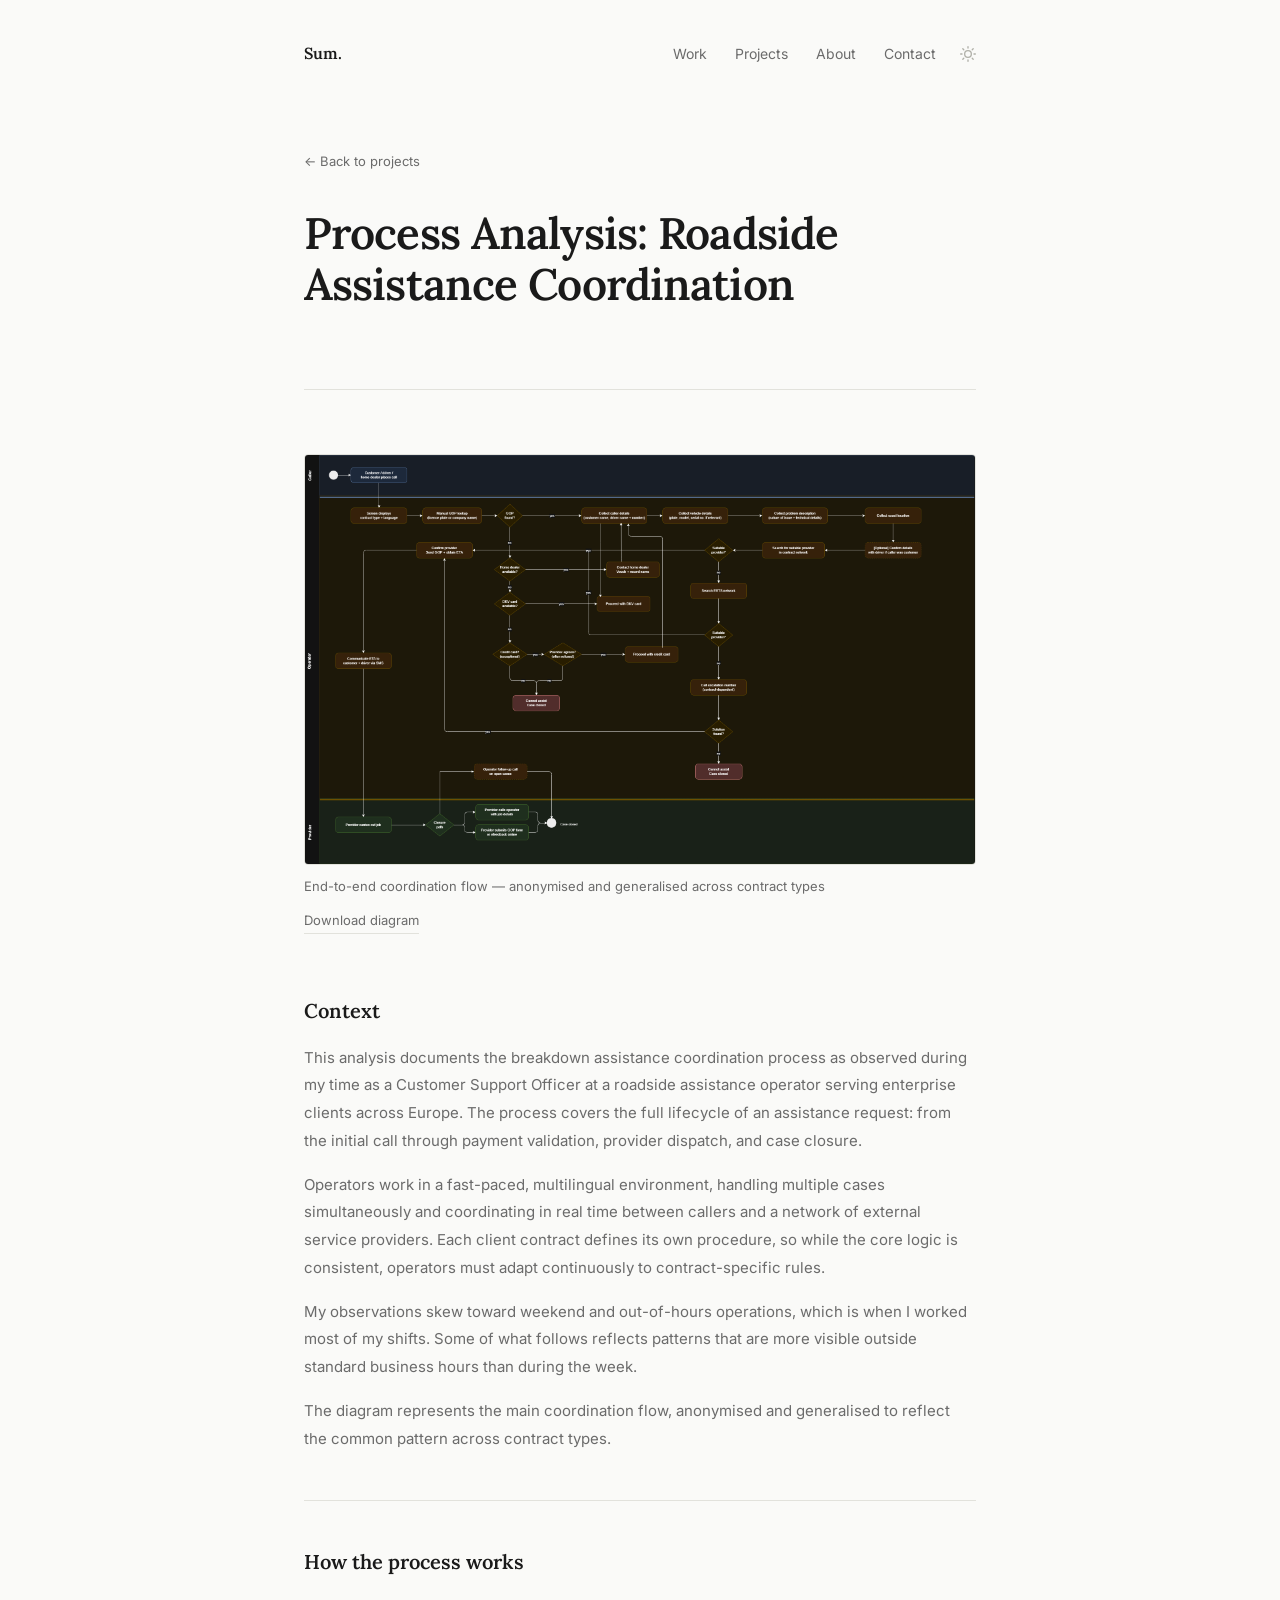
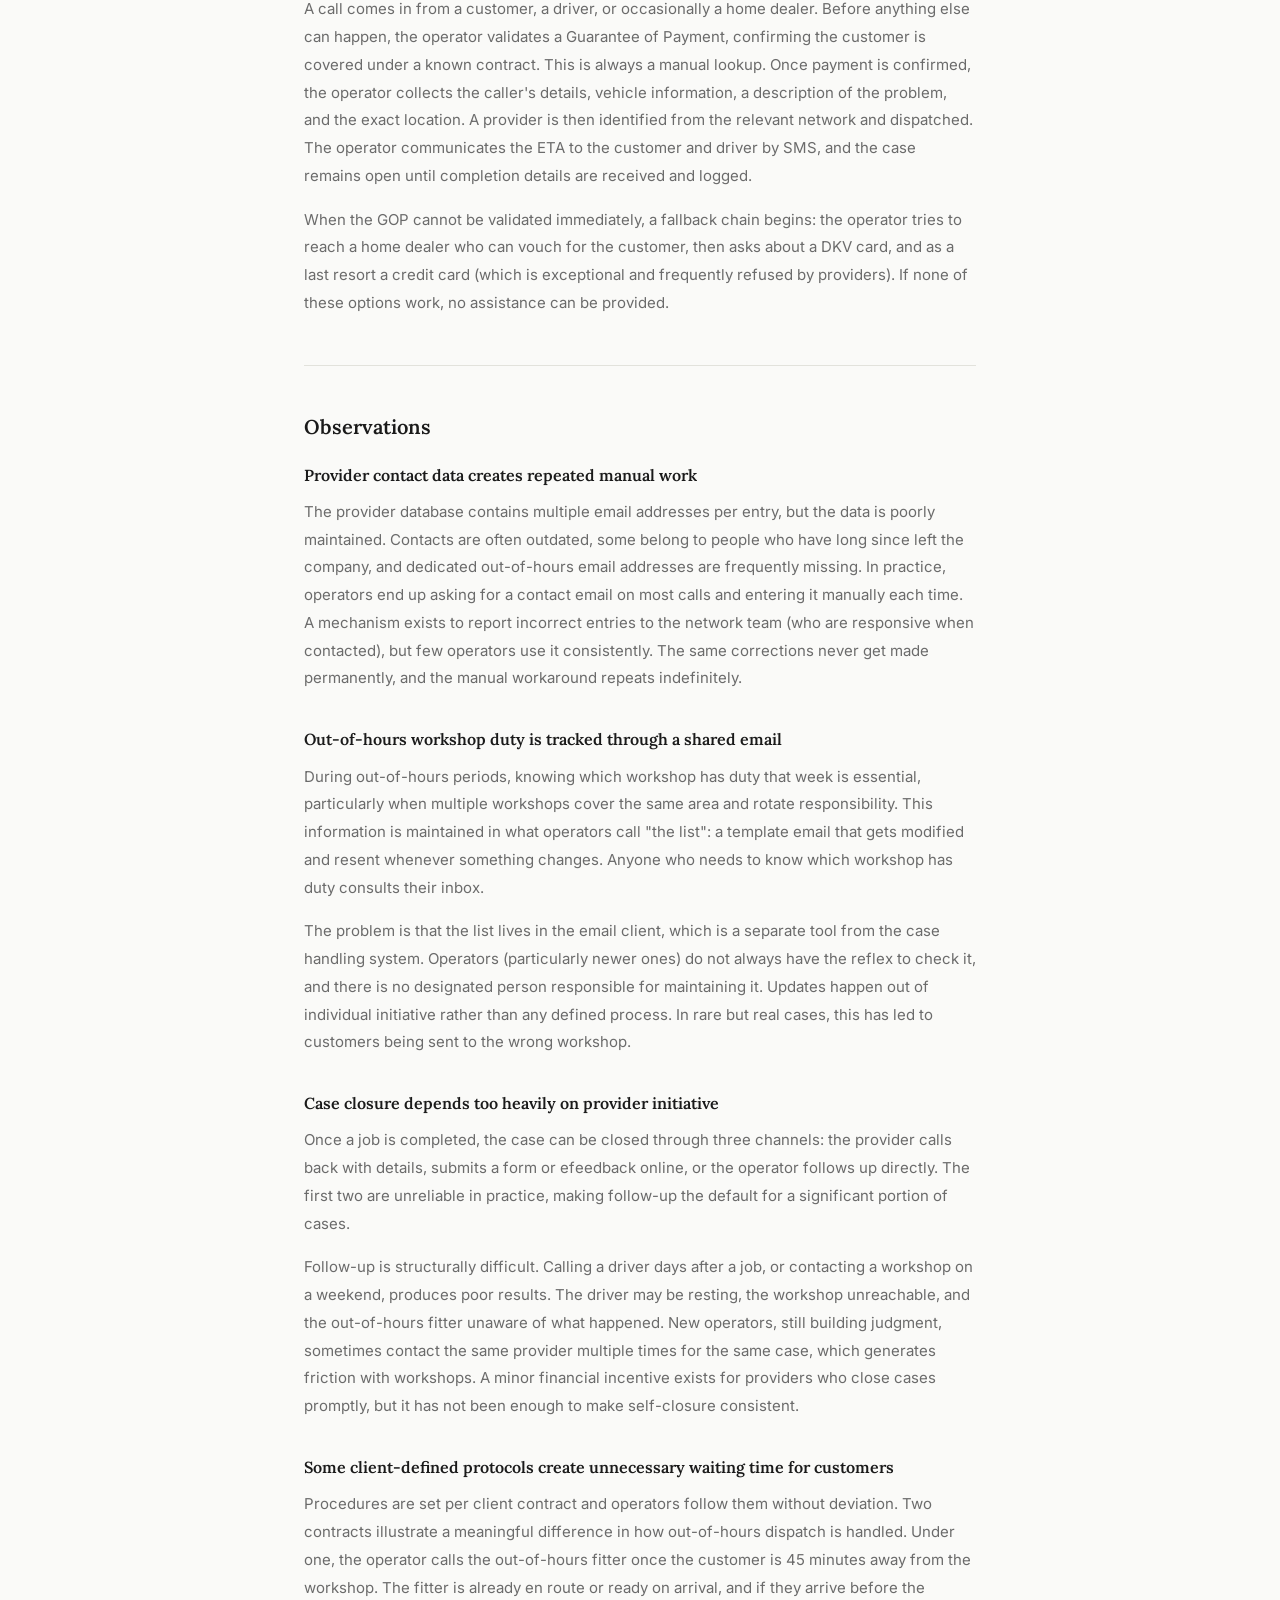
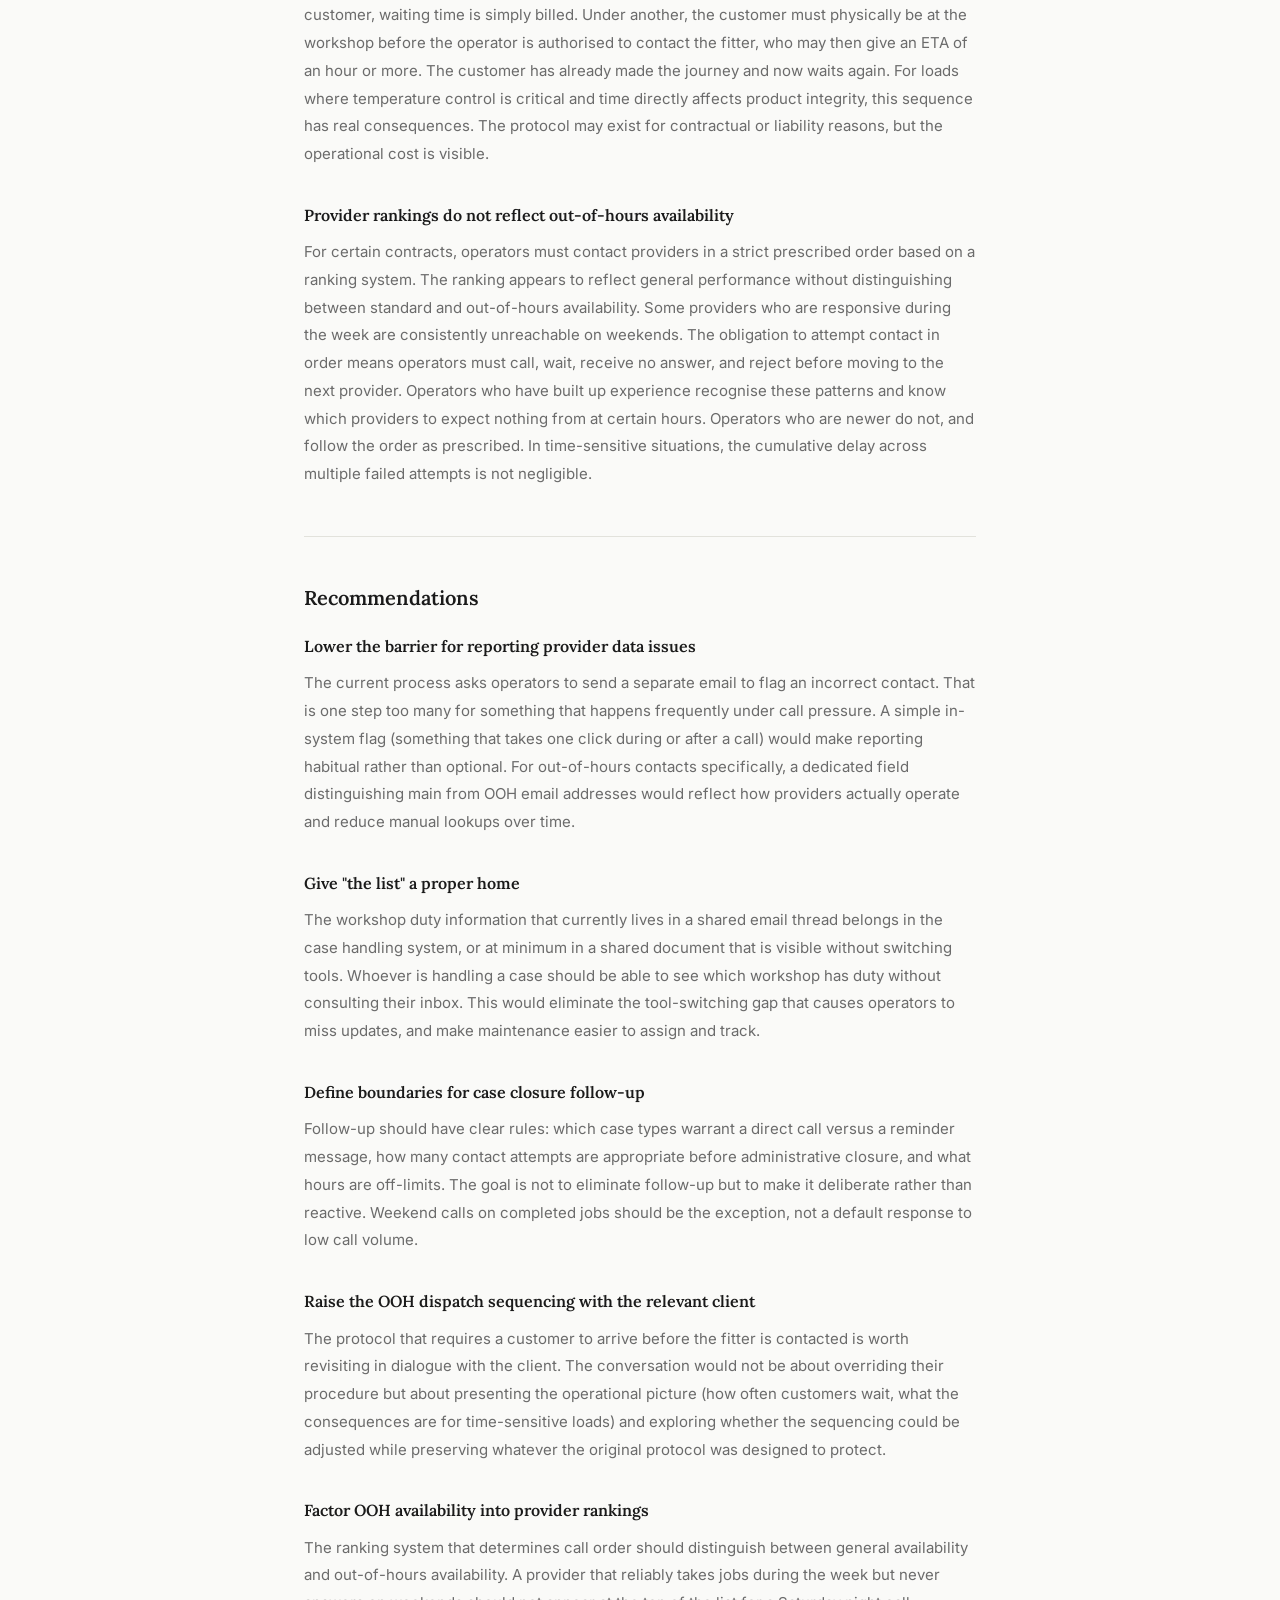
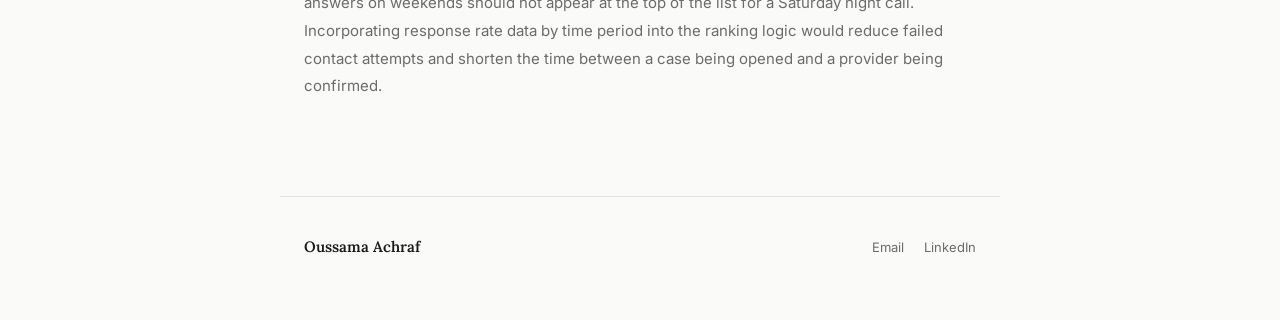
<file: process-analysis-ebts.html>
<!DOCTYPE html>
<html lang="en">
<head>
  <meta charset="UTF-8">
  <meta name="viewport" content="width=device-width, initial-scale=1.0">
  <title>Process Analysis: Roadside Assistance Coordination — Oussama Achraf</title>
  <link rel="icon" href="./favicon.svg" type="image/svg+xml">
  <link rel="preconnect" href="https://fonts.googleapis.com">
  <link rel="preconnect" href="https://fonts.gstatic.com" crossorigin>
  <link href="https://fonts.googleapis.com/css2?family=Lora:ital,wght@0,400;0,600;1,400&family=Inter:wght@300;400;500&display=swap" rel="stylesheet">

  <style>
    *, *::before, *::after {
      box-sizing: border-box;
      margin: 0;
      padding: 0;
    }

    :root {
      --bg:       #fafaf8;
      --text:     #1a1a1a;
      --muted:    #6b6b6b;
      --faint:    #b0b0a8;
      --border:   #e2e2dc;
      --surface:  #f2f2ee;
      --serif:    'Lora', Georgia, serif;
      --sans:     'Inter', system-ui, sans-serif;
    }

    body.dark {
      --bg:       #1e1e1e;
      --text:     #e8e8e3;
      --muted:    #8a8a82;
      --faint:    #4e4e49;
      --border:   #2d2d2a;
      --surface:  #252522;
    }

    html {
      font-size: 16px;
      scroll-behavior: smooth;
    }

    body {
      background: var(--bg);
      color: var(--text);
      font-family: var(--sans);
      font-weight: 400;
      line-height: 1.7;
      -webkit-font-smoothing: antialiased;
      transition: background 0.2s ease, color 0.2s ease;
    }

    /* ─── NAV ─────────────────────────────────────────── */

    nav {
      max-width: 720px;
      margin: 0 auto;
      padding: 40px 24px 0;
      display: flex;
      justify-content: space-between;
      align-items: baseline;
    }

    .nav-name {
      font-family: var(--serif);
      font-size: 1rem;
      font-weight: 600;
      color: var(--text);
      text-decoration: none;
    }

    .nav-right {
      display: flex;
      align-items: center;
      gap: 24px;
    }

    .nav-links {
      list-style: none;
      display: flex;
      gap: 28px;
    }

    .nav-links a {
      font-size: 0.875rem;
      color: var(--muted);
      text-decoration: none;
      transition: color 0.2s;
    }

    .nav-links a:hover { color: var(--text); }

    .theme-toggle {
      background: none;
      border: none;
      cursor: pointer;
      color: var(--faint);
      display: grid;
      place-items: center;
      padding: 0;
      transition: color 0.2s;
      line-height: 1;
    }

    .theme-toggle:hover { color: var(--text); }

    .theme-toggle .icon-sun  { display: block; }
    .theme-toggle .icon-moon { display: none; }

    body.dark .theme-toggle .icon-sun  { display: none; }
    body.dark .theme-toggle .icon-moon { display: block; }

    /* ─── MAIN ────────────────────────────────────────── */

    main {
      max-width: 720px;
      margin: 0 auto;
      padding: 0 24px;
    }

    /* ─── PAGE HEADER ─────────────────────────────────── */

    .page-header {
      padding-top: 80px;
      padding-bottom: 64px;
      border-bottom: 1px solid var(--border);
    }

    .back-link {
      display: inline-block;
      font-size: 0.8125rem;
      color: var(--muted);
      text-decoration: none;
      margin-bottom: 36px;
      transition: color 0.2s;
    }

    .back-link:hover { color: var(--text); }

    .back-link::before {
      content: "← ";
    }

    .page-title {
      font-family: var(--serif);
      font-size: clamp(1.75rem, 5vw, 2.75rem);
      font-weight: 600;
      line-height: 1.15;
      letter-spacing: -0.02em;
      margin-bottom: 16px;
    }

    .page-meta {
      font-size: 0.875rem;
      color: var(--muted);
    }

    /* ─── DIAGRAM ─────────────────────────────────────── */

    .diagram-section {
      padding: 64px 0 0;
    }

    .diagram-caption {
      font-size: 0.8125rem;
      color: var(--muted);
      margin-top: 10px;
    }

    .diagram-link {
      display: block;
    }

    .diagram-img {
      width: 100%;
      display: block;
      border-radius: 4px;
      border: 1px solid var(--border);
    }

    .diagram-actions {
      margin-top: 12px;
      display: flex;
      gap: 20px;
    }

    .download-link {
      font-size: 0.8125rem;
      color: var(--muted);
      text-decoration: none;
      border-bottom: 1px solid var(--border);
      padding-bottom: 1px;
      transition: color 0.2s, border-color 0.2s;
    }

    .download-link:hover {
      color: var(--text);
      border-color: var(--text);
    }

    /* ─── ANALYSIS ────────────────────────────────────── */

    .analysis {
      padding: 64px 0 96px;
    }

    .analysis-section {
      padding: 48px 0 0;
      border-top: 1px solid var(--border);
      margin-top: 48px;
    }

    .analysis-section:first-child {
      margin-top: 0;
      border-top: none;
      padding-top: 0;
    }

    .analysis-h2 {
      font-family: var(--serif);
      font-size: 1.25rem;
      font-weight: 600;
      color: var(--text);
      line-height: 1.3;
      margin-bottom: 20px;
    }

    .analysis-h3 {
      font-family: var(--serif);
      font-size: 1rem;
      font-weight: 600;
      color: var(--text);
      line-height: 1.4;
      margin-bottom: 12px;
      margin-top: 36px;
    }

    .analysis-h3:first-of-type {
      margin-top: 24px;
    }

    .analysis p {
      font-size: 0.9375rem;
      color: var(--muted);
      line-height: 1.85;
      margin-bottom: 0;
    }

    .analysis p + p {
      margin-top: 16px;
    }

    /* ─── FOOTER ──────────────────────────────────────── */

    footer {
      max-width: 720px;
      margin: 0 auto;
      padding: 36px 24px 60px;
      border-top: 1px solid var(--border);
      display: flex;
      justify-content: space-between;
      align-items: center;
    }

    .footer-name {
      font-family: var(--serif);
      font-size: 0.9375rem;
      font-weight: 600;
      color: var(--text);
    }

    .footer-links {
      list-style: none;
      display: flex;
      gap: 20px;
    }

    .footer-links a {
      font-size: 0.8125rem;
      color: var(--muted);
      text-decoration: none;
      transition: color 0.2s;
    }

    .footer-links a:hover { color: var(--text); }

    /* ─── RESPONSIVE ──────────────────────────────────── */

    @media (max-width: 640px) {
      nav {
        flex-direction: column;
        gap: 18px;
      }

      footer {
        flex-direction: column;
        align-items: flex-start;
        gap: 20px;
      }
    }
  </style>
</head>
<body>

  <nav>
    <a href="index.html" class="nav-name">Sum.</a>
    <div class="nav-right">
      <ul class="nav-links">
        <li><a href="index.html#work">Work</a></li>
        <li><a href="index.html#projects">Projects</a></li>
        <li><a href="index.html#about">About</a></li>
        <li><a href="mailto:achraafoussama@gmail.com">Contact</a></li>
      </ul>
      <button class="theme-toggle" aria-label="Toggle theme">
        <svg class="icon-sun" width="16" height="16" viewBox="0 0 24 24" fill="none" stroke="currentColor" stroke-width="2" stroke-linecap="round" stroke-linejoin="round">
          <circle cx="12" cy="12" r="5"/><line x1="12" y1="1" x2="12" y2="3"/><line x1="12" y1="21" x2="12" y2="23"/>
          <line x1="4.22" y1="4.22" x2="5.64" y2="5.64"/><line x1="18.36" y1="18.36" x2="19.78" y2="19.78"/>
          <line x1="1" y1="12" x2="3" y2="12"/><line x1="21" y1="12" x2="23" y2="12"/>
          <line x1="4.22" y1="19.78" x2="5.64" y2="18.36"/><line x1="18.36" y1="5.64" x2="19.78" y2="4.22"/>
        </svg>
        <svg class="icon-moon" width="16" height="16" viewBox="0 0 24 24" fill="none" stroke="currentColor" stroke-width="2" stroke-linecap="round" stroke-linejoin="round">
          <path d="M21 12.79A9 9 0 1 1 11.21 3 7 7 0 0 0 21 12.79z"/>
        </svg>
      </button>
    </div>
  </nav>

  <main>

    <header class="page-header">
      <a href="index.html" class="back-link">Back to projects</a>
      <h1 class="page-title">Process Analysis: Roadside Assistance Coordination</h1>
    </header>

    <section class="diagram-section">
      <a href="assets/images/EBTS_process_final.png" target="_blank" rel="noopener" class="diagram-link">
        <img src="assets/images/EBTS_process_final.png" alt="BPMN diagram of the roadside assistance coordination process" class="diagram-img">
      </a>
      <p class="diagram-caption">End-to-end coordination flow — anonymised and generalised across contract types</p>
      <div class="diagram-actions">
        <a href="assets/images/EBTS_process_final.png" download class="download-link">Download diagram</a>
      </div>
    </section>

    <article class="analysis">

      <div class="analysis-section">
        <h2 class="analysis-h2">Context</h2>
        <p>This analysis documents the breakdown assistance coordination process as observed during my time as a Customer Support Officer at a roadside assistance operator serving enterprise clients across Europe. The process covers the full lifecycle of an assistance request: from the initial call through payment validation, provider dispatch, and case closure.</p>
        <p>Operators work in a fast-paced, multilingual environment, handling multiple cases simultaneously and coordinating in real time between callers and a network of external service providers. Each client contract defines its own procedure, so while the core logic is consistent, operators must adapt continuously to contract-specific rules.</p>
        <p>My observations skew toward weekend and out-of-hours operations, which is when I worked most of my shifts. Some of what follows reflects patterns that are more visible outside standard business hours than during the week.</p>
        <p>The diagram represents the main coordination flow, anonymised and generalised to reflect the common pattern across contract types.</p>
      </div>

      <div class="analysis-section">
        <h2 class="analysis-h2">How the process works</h2>
        <p>A call comes in from a customer, a driver, or occasionally a home dealer. Before anything else can happen, the operator validates a Guarantee of Payment, confirming the customer is covered under a known contract. This is always a manual lookup. Once payment is confirmed, the operator collects the caller's details, vehicle information, a description of the problem, and the exact location. A provider is then identified from the relevant network and dispatched. The operator communicates the ETA to the customer and driver by SMS, and the case remains open until completion details are received and logged.</p>
        <p>When the GOP cannot be validated immediately, a fallback chain begins: the operator tries to reach a home dealer who can vouch for the customer, then asks about a DKV card, and as a last resort a credit card (which is exceptional and frequently refused by providers). If none of these options work, no assistance can be provided.</p>
      </div>

      <div class="analysis-section">
        <h2 class="analysis-h2">Observations</h2>

        <h3 class="analysis-h3">Provider contact data creates repeated manual work</h3>
        <p>The provider database contains multiple email addresses per entry, but the data is poorly maintained. Contacts are often outdated, some belong to people who have long since left the company, and dedicated out-of-hours email addresses are frequently missing. In practice, operators end up asking for a contact email on most calls and entering it manually each time. A mechanism exists to report incorrect entries to the network team (who are responsive when contacted), but few operators use it consistently. The same corrections never get made permanently, and the manual workaround repeats indefinitely.</p>

        <h3 class="analysis-h3">Out-of-hours workshop duty is tracked through a shared email</h3>
        <p>During out-of-hours periods, knowing which workshop has duty that week is essential, particularly when multiple workshops cover the same area and rotate responsibility. This information is maintained in what operators call "the list": a template email that gets modified and resent whenever something changes. Anyone who needs to know which workshop has duty consults their inbox.</p>
        <p>The problem is that the list lives in the email client, which is a separate tool from the case handling system. Operators (particularly newer ones) do not always have the reflex to check it, and there is no designated person responsible for maintaining it. Updates happen out of individual initiative rather than any defined process. In rare but real cases, this has led to customers being sent to the wrong workshop.</p>

        <h3 class="analysis-h3">Case closure depends too heavily on provider initiative</h3>
        <p>Once a job is completed, the case can be closed through three channels: the provider calls back with details, submits a form or efeedback online, or the operator follows up directly. The first two are unreliable in practice, making follow-up the default for a significant portion of cases.</p>
        <p>Follow-up is structurally difficult. Calling a driver days after a job, or contacting a workshop on a weekend, produces poor results. The driver may be resting, the workshop unreachable, and the out-of-hours fitter unaware of what happened. New operators, still building judgment, sometimes contact the same provider multiple times for the same case, which generates friction with workshops. A minor financial incentive exists for providers who close cases promptly, but it has not been enough to make self-closure consistent.</p>

        <h3 class="analysis-h3">Some client-defined protocols create unnecessary waiting time for customers</h3>
        <p>Procedures are set per client contract and operators follow them without deviation. Two contracts illustrate a meaningful difference in how out-of-hours dispatch is handled. Under one, the operator calls the out-of-hours fitter once the customer is 45 minutes away from the workshop. The fitter is already en route or ready on arrival, and if they arrive before the customer, waiting time is simply billed. Under another, the customer must physically be at the workshop before the operator is authorised to contact the fitter, who may then give an ETA of an hour or more. The customer has already made the journey and now waits again. For loads where temperature control is critical and time directly affects product integrity, this sequence has real consequences. The protocol may exist for contractual or liability reasons, but the operational cost is visible.</p>

        <h3 class="analysis-h3">Provider rankings do not reflect out-of-hours availability</h3>
        <p>For certain contracts, operators must contact providers in a strict prescribed order based on a ranking system. The ranking appears to reflect general performance without distinguishing between standard and out-of-hours availability. Some providers who are responsive during the week are consistently unreachable on weekends. The obligation to attempt contact in order means operators must call, wait, receive no answer, and reject before moving to the next provider. Operators who have built up experience recognise these patterns and know which providers to expect nothing from at certain hours. Operators who are newer do not, and follow the order as prescribed. In time-sensitive situations, the cumulative delay across multiple failed attempts is not negligible.</p>
      </div>

      <div class="analysis-section">
        <h2 class="analysis-h2">Recommendations</h2>

        <h3 class="analysis-h3">Lower the barrier for reporting provider data issues</h3>
        <p>The current process asks operators to send a separate email to flag an incorrect contact. That is one step too many for something that happens frequently under call pressure. A simple in-system flag (something that takes one click during or after a call) would make reporting habitual rather than optional. For out-of-hours contacts specifically, a dedicated field distinguishing main from OOH email addresses would reflect how providers actually operate and reduce manual lookups over time.</p>

        <h3 class="analysis-h3">Give "the list" a proper home</h3>
        <p>The workshop duty information that currently lives in a shared email thread belongs in the case handling system, or at minimum in a shared document that is visible without switching tools. Whoever is handling a case should be able to see which workshop has duty without consulting their inbox. This would eliminate the tool-switching gap that causes operators to miss updates, and make maintenance easier to assign and track.</p>

        <h3 class="analysis-h3">Define boundaries for case closure follow-up</h3>
        <p>Follow-up should have clear rules: which case types warrant a direct call versus a reminder message, how many contact attempts are appropriate before administrative closure, and what hours are off-limits. The goal is not to eliminate follow-up but to make it deliberate rather than reactive. Weekend calls on completed jobs should be the exception, not a default response to low call volume.</p>

        <h3 class="analysis-h3">Raise the OOH dispatch sequencing with the relevant client</h3>
        <p>The protocol that requires a customer to arrive before the fitter is contacted is worth revisiting in dialogue with the client. The conversation would not be about overriding their procedure but about presenting the operational picture (how often customers wait, what the consequences are for time-sensitive loads) and exploring whether the sequencing could be adjusted while preserving whatever the original protocol was designed to protect.</p>

        <h3 class="analysis-h3">Factor OOH availability into provider rankings</h3>
        <p>The ranking system that determines call order should distinguish between general availability and out-of-hours availability. A provider that reliably takes jobs during the week but never answers on weekends should not appear at the top of the list for a Saturday night call. Incorporating response rate data by time period into the ranking logic would reduce failed contact attempts and shorten the time between a case being opened and a provider being confirmed.</p>
      </div>

    </article>

  </main>

  <footer>
    <span class="footer-name">Oussama Achraf</span>
    <ul class="footer-links">
      <li><a href="mailto:achraafoussama@gmail.com">Email</a></li>
      <li><a href="https://www.linkedin.com/in/oussama-achraf/" target="_blank" rel="noopener noreferrer">LinkedIn</a></li>
    </ul>
  </footer>

  <script>
    const body = document.body;
    const themeBtn = document.querySelector('.theme-toggle');

    if (localStorage.getItem('theme') === 'dark') {
      body.classList.add('dark');
    }

    themeBtn.addEventListener('click', () => {
      body.classList.toggle('dark');
      localStorage.setItem('theme', body.classList.contains('dark') ? 'dark' : 'light');
    });
  </script>

</body>
</html>
</file>
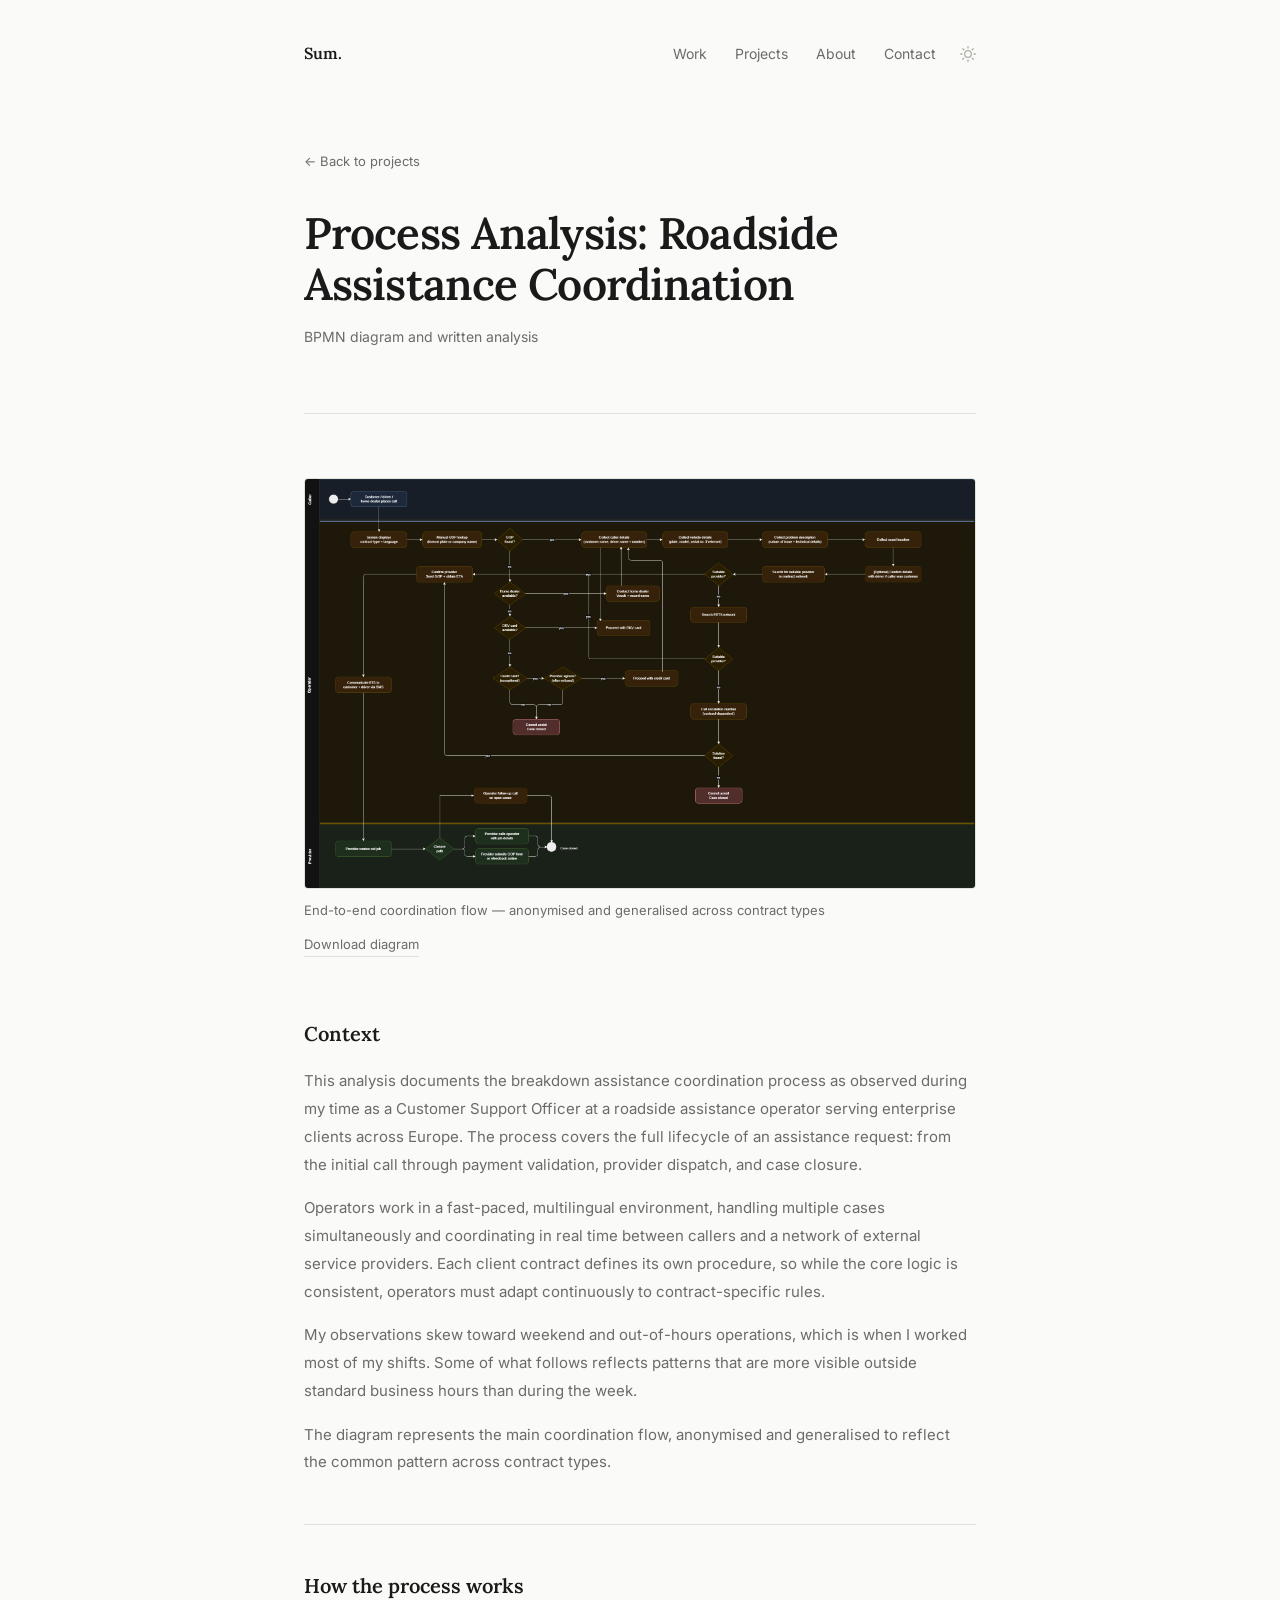
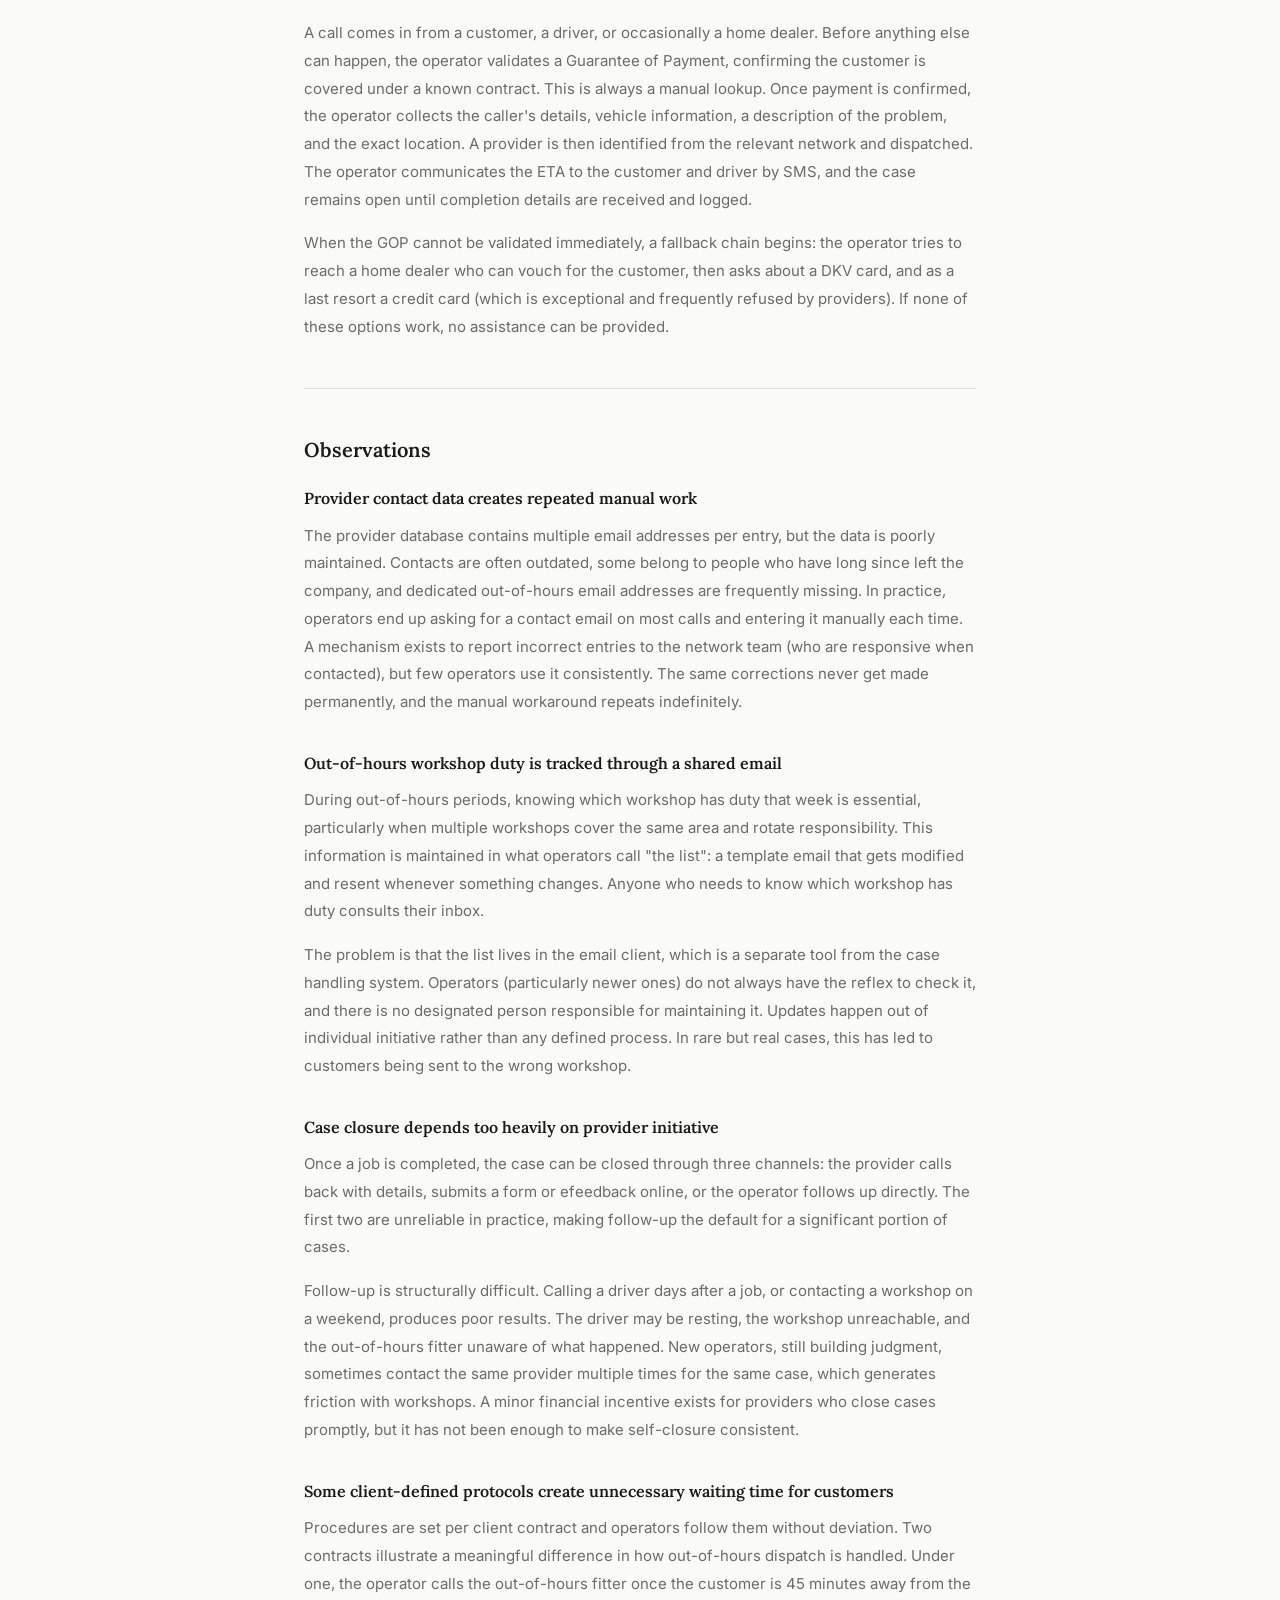
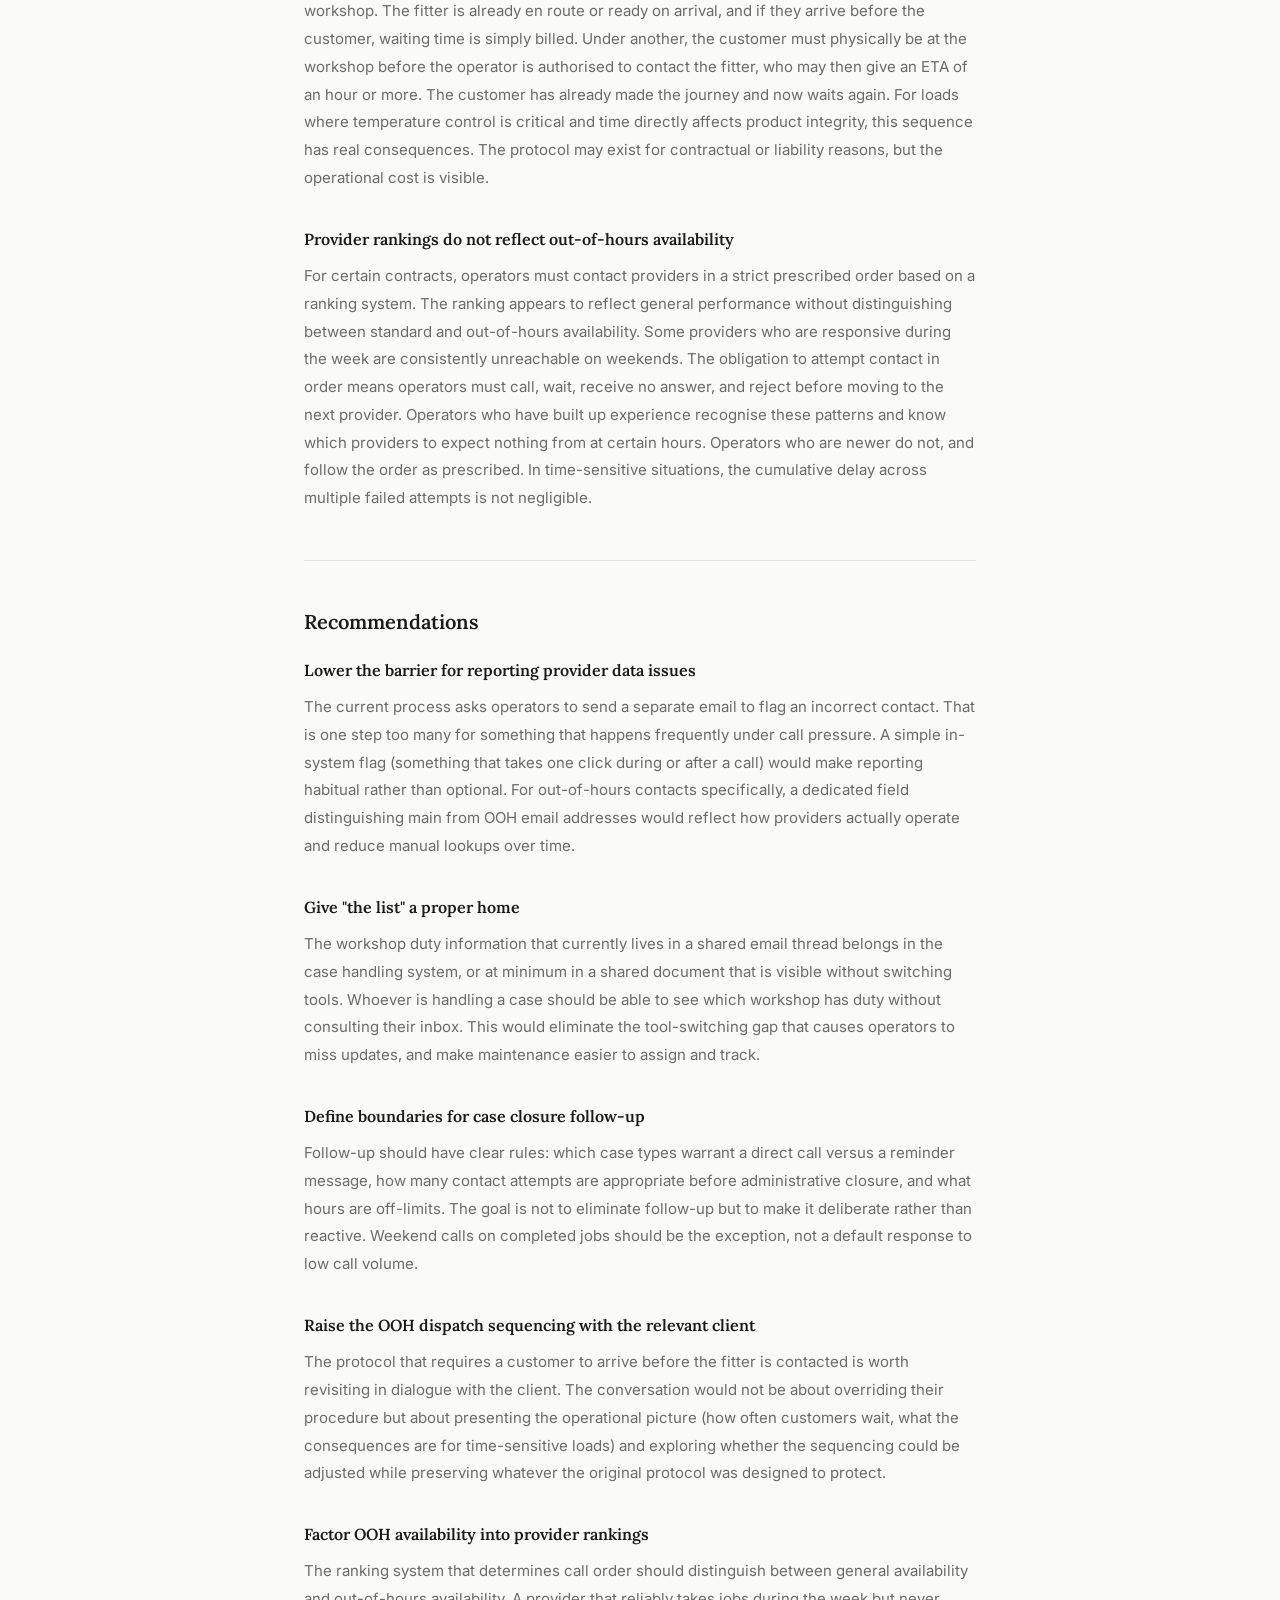
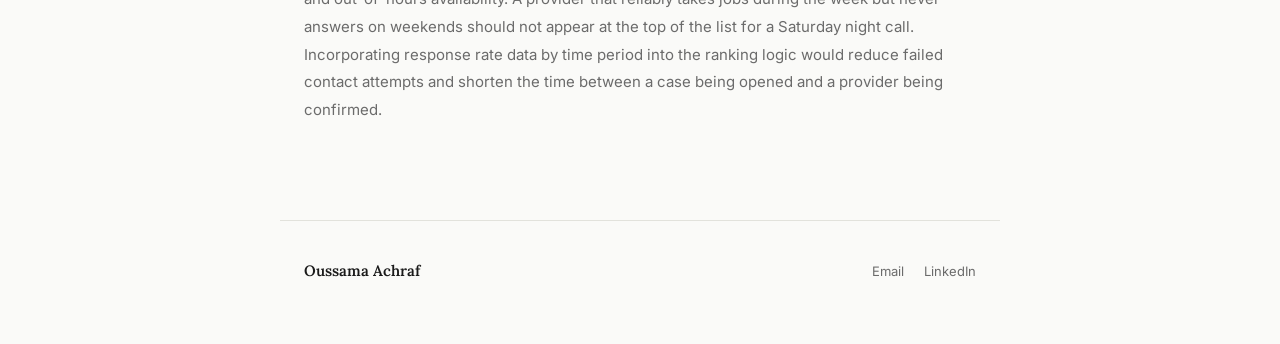
<file: process-analysis.html>
<!DOCTYPE html>
<html lang="en">
<head>
  <meta charset="UTF-8">
  <meta name="viewport" content="width=device-width, initial-scale=1.0">
  <title>Process Analysis: Roadside Assistance Coordination — Oussama Achraf</title>
  <link rel="icon" href="./favicon.svg" type="image/svg+xml">
  <link rel="preconnect" href="https://fonts.googleapis.com">
  <link rel="preconnect" href="https://fonts.gstatic.com" crossorigin>
  <link href="https://fonts.googleapis.com/css2?family=Lora:ital,wght@0,400;0,600;1,400&family=Inter:wght@300;400;500&display=swap" rel="stylesheet">

  <style>
    *, *::before, *::after {
      box-sizing: border-box;
      margin: 0;
      padding: 0;
    }

    :root {
      --bg:       #fafaf8;
      --text:     #1a1a1a;
      --muted:    #6b6b6b;
      --faint:    #b0b0a8;
      --border:   #e2e2dc;
      --surface:  #f2f2ee;
      --serif:    'Lora', Georgia, serif;
      --sans:     'Inter', system-ui, sans-serif;
    }

    body.dark {
      --bg:       #1e1e1e;
      --text:     #e8e8e3;
      --muted:    #8a8a82;
      --faint:    #4e4e49;
      --border:   #2d2d2a;
      --surface:  #252522;
    }

    html {
      font-size: 16px;
      scroll-behavior: smooth;
    }

    body {
      background: var(--bg);
      color: var(--text);
      font-family: var(--sans);
      font-weight: 400;
      line-height: 1.7;
      -webkit-font-smoothing: antialiased;
      transition: background 0.2s ease, color 0.2s ease;
    }

    /* ─── NAV ─────────────────────────────────────────── */

    nav {
      max-width: 720px;
      margin: 0 auto;
      padding: 40px 24px 0;
      display: flex;
      justify-content: space-between;
      align-items: baseline;
    }

    .nav-name {
      font-family: var(--serif);
      font-size: 1rem;
      font-weight: 600;
      color: var(--text);
      text-decoration: none;
    }

    .nav-right {
      display: flex;
      align-items: center;
      gap: 24px;
    }

    .nav-links {
      list-style: none;
      display: flex;
      gap: 28px;
    }

    .nav-links a {
      font-size: 0.875rem;
      color: var(--muted);
      text-decoration: none;
      transition: color 0.2s;
    }

    .nav-links a:hover { color: var(--text); }

    .theme-toggle {
      background: none;
      border: none;
      cursor: pointer;
      color: var(--faint);
      display: grid;
      place-items: center;
      padding: 0;
      transition: color 0.2s;
      line-height: 1;
    }

    .theme-toggle:hover { color: var(--text); }

    .theme-toggle .icon-sun  { display: block; }
    .theme-toggle .icon-moon { display: none; }

    body.dark .theme-toggle .icon-sun  { display: none; }
    body.dark .theme-toggle .icon-moon { display: block; }

    /* ─── MAIN ────────────────────────────────────────── */

    main {
      max-width: 720px;
      margin: 0 auto;
      padding: 0 24px;
    }

    /* ─── PAGE HEADER ─────────────────────────────────── */

    .page-header {
      padding-top: 80px;
      padding-bottom: 64px;
      border-bottom: 1px solid var(--border);
    }

    .back-link {
      display: inline-block;
      font-size: 0.8125rem;
      color: var(--muted);
      text-decoration: none;
      margin-bottom: 36px;
      transition: color 0.2s;
    }

    .back-link:hover { color: var(--text); }

    .back-link::before {
      content: "← ";
    }

    .page-title {
      font-family: var(--serif);
      font-size: clamp(1.75rem, 5vw, 2.75rem);
      font-weight: 600;
      line-height: 1.15;
      letter-spacing: -0.02em;
      margin-bottom: 16px;
    }

    .page-meta {
      font-size: 0.875rem;
      color: var(--muted);
    }

    /* ─── DIAGRAM ─────────────────────────────────────── */

    .diagram-section {
      padding: 64px 0 0;
    }

    .diagram-caption {
      font-size: 0.8125rem;
      color: var(--muted);
      margin-top: 10px;
    }

    .diagram-link {
      display: block;
    }

    .diagram-img {
      width: 100%;
      display: block;
      border-radius: 4px;
      border: 1px solid var(--border);
    }

    .diagram-actions {
      margin-top: 12px;
      display: flex;
      gap: 20px;
    }

    .download-link {
      font-size: 0.8125rem;
      color: var(--muted);
      text-decoration: none;
      border-bottom: 1px solid var(--border);
      padding-bottom: 1px;
      transition: color 0.2s, border-color 0.2s;
    }

    .download-link:hover {
      color: var(--text);
      border-color: var(--text);
    }

    /* ─── ANALYSIS ────────────────────────────────────── */

    .analysis {
      padding: 64px 0 96px;
    }

    .analysis-section {
      padding: 48px 0 0;
      border-top: 1px solid var(--border);
      margin-top: 48px;
    }

    .analysis-section:first-child {
      margin-top: 0;
      border-top: none;
      padding-top: 0;
    }

    .analysis-h2 {
      font-family: var(--serif);
      font-size: 1.25rem;
      font-weight: 600;
      color: var(--text);
      line-height: 1.3;
      margin-bottom: 20px;
    }

    .analysis-h3 {
      font-family: var(--serif);
      font-size: 1rem;
      font-weight: 600;
      color: var(--text);
      line-height: 1.4;
      margin-bottom: 12px;
      margin-top: 36px;
    }

    .analysis-h3:first-of-type {
      margin-top: 24px;
    }

    .analysis p {
      font-size: 0.9375rem;
      color: var(--muted);
      line-height: 1.85;
      margin-bottom: 0;
    }

    .analysis p + p {
      margin-top: 16px;
    }

    /* ─── FOOTER ──────────────────────────────────────── */

    footer {
      max-width: 720px;
      margin: 0 auto;
      padding: 36px 24px 60px;
      border-top: 1px solid var(--border);
      display: flex;
      justify-content: space-between;
      align-items: center;
    }

    .footer-name {
      font-family: var(--serif);
      font-size: 0.9375rem;
      font-weight: 600;
      color: var(--text);
    }

    .footer-links {
      list-style: none;
      display: flex;
      gap: 20px;
    }

    .footer-links a {
      font-size: 0.8125rem;
      color: var(--muted);
      text-decoration: none;
      transition: color 0.2s;
    }

    .footer-links a:hover { color: var(--text); }

    /* ─── RESPONSIVE ──────────────────────────────────── */

    @media (max-width: 640px) {
      nav {
        flex-direction: column;
        gap: 18px;
      }

      footer {
        flex-direction: column;
        align-items: flex-start;
        gap: 20px;
      }
    }
  </style>
</head>
<body>

  <nav>
    <a href="index.html" class="nav-name">Sum.</a>
    <div class="nav-right">
      <ul class="nav-links">
        <li><a href="index.html#work">Work</a></li>
        <li><a href="index.html#projects">Projects</a></li>
        <li><a href="index.html#about">About</a></li>
        <li><a href="mailto:achraafoussama@gmail.com">Contact</a></li>
      </ul>
      <button class="theme-toggle" aria-label="Toggle theme">
        <svg class="icon-sun" width="16" height="16" viewBox="0 0 24 24" fill="none" stroke="currentColor" stroke-width="2" stroke-linecap="round" stroke-linejoin="round">
          <circle cx="12" cy="12" r="5"/><line x1="12" y1="1" x2="12" y2="3"/><line x1="12" y1="21" x2="12" y2="23"/>
          <line x1="4.22" y1="4.22" x2="5.64" y2="5.64"/><line x1="18.36" y1="18.36" x2="19.78" y2="19.78"/>
          <line x1="1" y1="12" x2="3" y2="12"/><line x1="21" y1="12" x2="23" y2="12"/>
          <line x1="4.22" y1="19.78" x2="5.64" y2="18.36"/><line x1="18.36" y1="5.64" x2="19.78" y2="4.22"/>
        </svg>
        <svg class="icon-moon" width="16" height="16" viewBox="0 0 24 24" fill="none" stroke="currentColor" stroke-width="2" stroke-linecap="round" stroke-linejoin="round">
          <path d="M21 12.79A9 9 0 1 1 11.21 3 7 7 0 0 0 21 12.79z"/>
        </svg>
      </button>
    </div>
  </nav>

  <main>

    <header class="page-header">
      <a href="index.html" class="back-link">Back to projects</a>
      <h1 class="page-title">Process Analysis: Roadside Assistance Coordination</h1>
      <p class="page-meta">BPMN diagram and written analysis</p>
    </header>

    <section class="diagram-section">
      <a href="assets/images/EBTS_process_final.png" target="_blank" rel="noopener" class="diagram-link">
        <img src="assets/images/EBTS_process_final.png" alt="BPMN diagram of the roadside assistance coordination process" class="diagram-img">
      </a>
      <p class="diagram-caption">End-to-end coordination flow — anonymised and generalised across contract types</p>
      <div class="diagram-actions">
        <a href="assets/images/EBTS_process_final.png" download class="download-link">Download diagram</a>
      </div>
    </section>

    <article class="analysis">

      <div class="analysis-section">
        <h2 class="analysis-h2">Context</h2>
        <p>This analysis documents the breakdown assistance coordination process as observed during my time as a Customer Support Officer at a roadside assistance operator serving enterprise clients across Europe. The process covers the full lifecycle of an assistance request: from the initial call through payment validation, provider dispatch, and case closure.</p>
        <p>Operators work in a fast-paced, multilingual environment, handling multiple cases simultaneously and coordinating in real time between callers and a network of external service providers. Each client contract defines its own procedure, so while the core logic is consistent, operators must adapt continuously to contract-specific rules.</p>
        <p>My observations skew toward weekend and out-of-hours operations, which is when I worked most of my shifts. Some of what follows reflects patterns that are more visible outside standard business hours than during the week.</p>
        <p>The diagram represents the main coordination flow, anonymised and generalised to reflect the common pattern across contract types.</p>
      </div>

      <div class="analysis-section">
        <h2 class="analysis-h2">How the process works</h2>
        <p>A call comes in from a customer, a driver, or occasionally a home dealer. Before anything else can happen, the operator validates a Guarantee of Payment, confirming the customer is covered under a known contract. This is always a manual lookup. Once payment is confirmed, the operator collects the caller's details, vehicle information, a description of the problem, and the exact location. A provider is then identified from the relevant network and dispatched. The operator communicates the ETA to the customer and driver by SMS, and the case remains open until completion details are received and logged.</p>
        <p>When the GOP cannot be validated immediately, a fallback chain begins: the operator tries to reach a home dealer who can vouch for the customer, then asks about a DKV card, and as a last resort a credit card (which is exceptional and frequently refused by providers). If none of these options work, no assistance can be provided.</p>
      </div>

      <div class="analysis-section">
        <h2 class="analysis-h2">Observations</h2>

        <h3 class="analysis-h3">Provider contact data creates repeated manual work</h3>
        <p>The provider database contains multiple email addresses per entry, but the data is poorly maintained. Contacts are often outdated, some belong to people who have long since left the company, and dedicated out-of-hours email addresses are frequently missing. In practice, operators end up asking for a contact email on most calls and entering it manually each time. A mechanism exists to report incorrect entries to the network team (who are responsive when contacted), but few operators use it consistently. The same corrections never get made permanently, and the manual workaround repeats indefinitely.</p>

        <h3 class="analysis-h3">Out-of-hours workshop duty is tracked through a shared email</h3>
        <p>During out-of-hours periods, knowing which workshop has duty that week is essential, particularly when multiple workshops cover the same area and rotate responsibility. This information is maintained in what operators call "the list": a template email that gets modified and resent whenever something changes. Anyone who needs to know which workshop has duty consults their inbox.</p>
        <p>The problem is that the list lives in the email client, which is a separate tool from the case handling system. Operators (particularly newer ones) do not always have the reflex to check it, and there is no designated person responsible for maintaining it. Updates happen out of individual initiative rather than any defined process. In rare but real cases, this has led to customers being sent to the wrong workshop.</p>

        <h3 class="analysis-h3">Case closure depends too heavily on provider initiative</h3>
        <p>Once a job is completed, the case can be closed through three channels: the provider calls back with details, submits a form or efeedback online, or the operator follows up directly. The first two are unreliable in practice, making follow-up the default for a significant portion of cases.</p>
        <p>Follow-up is structurally difficult. Calling a driver days after a job, or contacting a workshop on a weekend, produces poor results. The driver may be resting, the workshop unreachable, and the out-of-hours fitter unaware of what happened. New operators, still building judgment, sometimes contact the same provider multiple times for the same case, which generates friction with workshops. A minor financial incentive exists for providers who close cases promptly, but it has not been enough to make self-closure consistent.</p>

        <h3 class="analysis-h3">Some client-defined protocols create unnecessary waiting time for customers</h3>
        <p>Procedures are set per client contract and operators follow them without deviation. Two contracts illustrate a meaningful difference in how out-of-hours dispatch is handled. Under one, the operator calls the out-of-hours fitter once the customer is 45 minutes away from the workshop. The fitter is already en route or ready on arrival, and if they arrive before the customer, waiting time is simply billed. Under another, the customer must physically be at the workshop before the operator is authorised to contact the fitter, who may then give an ETA of an hour or more. The customer has already made the journey and now waits again. For loads where temperature control is critical and time directly affects product integrity, this sequence has real consequences. The protocol may exist for contractual or liability reasons, but the operational cost is visible.</p>

        <h3 class="analysis-h3">Provider rankings do not reflect out-of-hours availability</h3>
        <p>For certain contracts, operators must contact providers in a strict prescribed order based on a ranking system. The ranking appears to reflect general performance without distinguishing between standard and out-of-hours availability. Some providers who are responsive during the week are consistently unreachable on weekends. The obligation to attempt contact in order means operators must call, wait, receive no answer, and reject before moving to the next provider. Operators who have built up experience recognise these patterns and know which providers to expect nothing from at certain hours. Operators who are newer do not, and follow the order as prescribed. In time-sensitive situations, the cumulative delay across multiple failed attempts is not negligible.</p>
      </div>

      <div class="analysis-section">
        <h2 class="analysis-h2">Recommendations</h2>

        <h3 class="analysis-h3">Lower the barrier for reporting provider data issues</h3>
        <p>The current process asks operators to send a separate email to flag an incorrect contact. That is one step too many for something that happens frequently under call pressure. A simple in-system flag (something that takes one click during or after a call) would make reporting habitual rather than optional. For out-of-hours contacts specifically, a dedicated field distinguishing main from OOH email addresses would reflect how providers actually operate and reduce manual lookups over time.</p>

        <h3 class="analysis-h3">Give "the list" a proper home</h3>
        <p>The workshop duty information that currently lives in a shared email thread belongs in the case handling system, or at minimum in a shared document that is visible without switching tools. Whoever is handling a case should be able to see which workshop has duty without consulting their inbox. This would eliminate the tool-switching gap that causes operators to miss updates, and make maintenance easier to assign and track.</p>

        <h3 class="analysis-h3">Define boundaries for case closure follow-up</h3>
        <p>Follow-up should have clear rules: which case types warrant a direct call versus a reminder message, how many contact attempts are appropriate before administrative closure, and what hours are off-limits. The goal is not to eliminate follow-up but to make it deliberate rather than reactive. Weekend calls on completed jobs should be the exception, not a default response to low call volume.</p>

        <h3 class="analysis-h3">Raise the OOH dispatch sequencing with the relevant client</h3>
        <p>The protocol that requires a customer to arrive before the fitter is contacted is worth revisiting in dialogue with the client. The conversation would not be about overriding their procedure but about presenting the operational picture (how often customers wait, what the consequences are for time-sensitive loads) and exploring whether the sequencing could be adjusted while preserving whatever the original protocol was designed to protect.</p>

        <h3 class="analysis-h3">Factor OOH availability into provider rankings</h3>
        <p>The ranking system that determines call order should distinguish between general availability and out-of-hours availability. A provider that reliably takes jobs during the week but never answers on weekends should not appear at the top of the list for a Saturday night call. Incorporating response rate data by time period into the ranking logic would reduce failed contact attempts and shorten the time between a case being opened and a provider being confirmed.</p>
      </div>

    </article>

  </main>

  <footer>
    <span class="footer-name">Oussama Achraf</span>
    <ul class="footer-links">
      <li><a href="mailto:achraafoussama@gmail.com">Email</a></li>
      <li><a href="https://www.linkedin.com/in/oussama-achraf/" target="_blank" rel="noopener noreferrer">LinkedIn</a></li>
    </ul>
  </footer>

  <script>
    const body = document.body;
    const themeBtn = document.querySelector('.theme-toggle');

    if (localStorage.getItem('theme') === 'dark') {
      body.classList.add('dark');
    }

    themeBtn.addEventListener('click', () => {
      body.classList.toggle('dark');
      localStorage.setItem('theme', body.classList.contains('dark') ? 'dark' : 'light');
    });
  </script>

</body>
</html>
</file>
